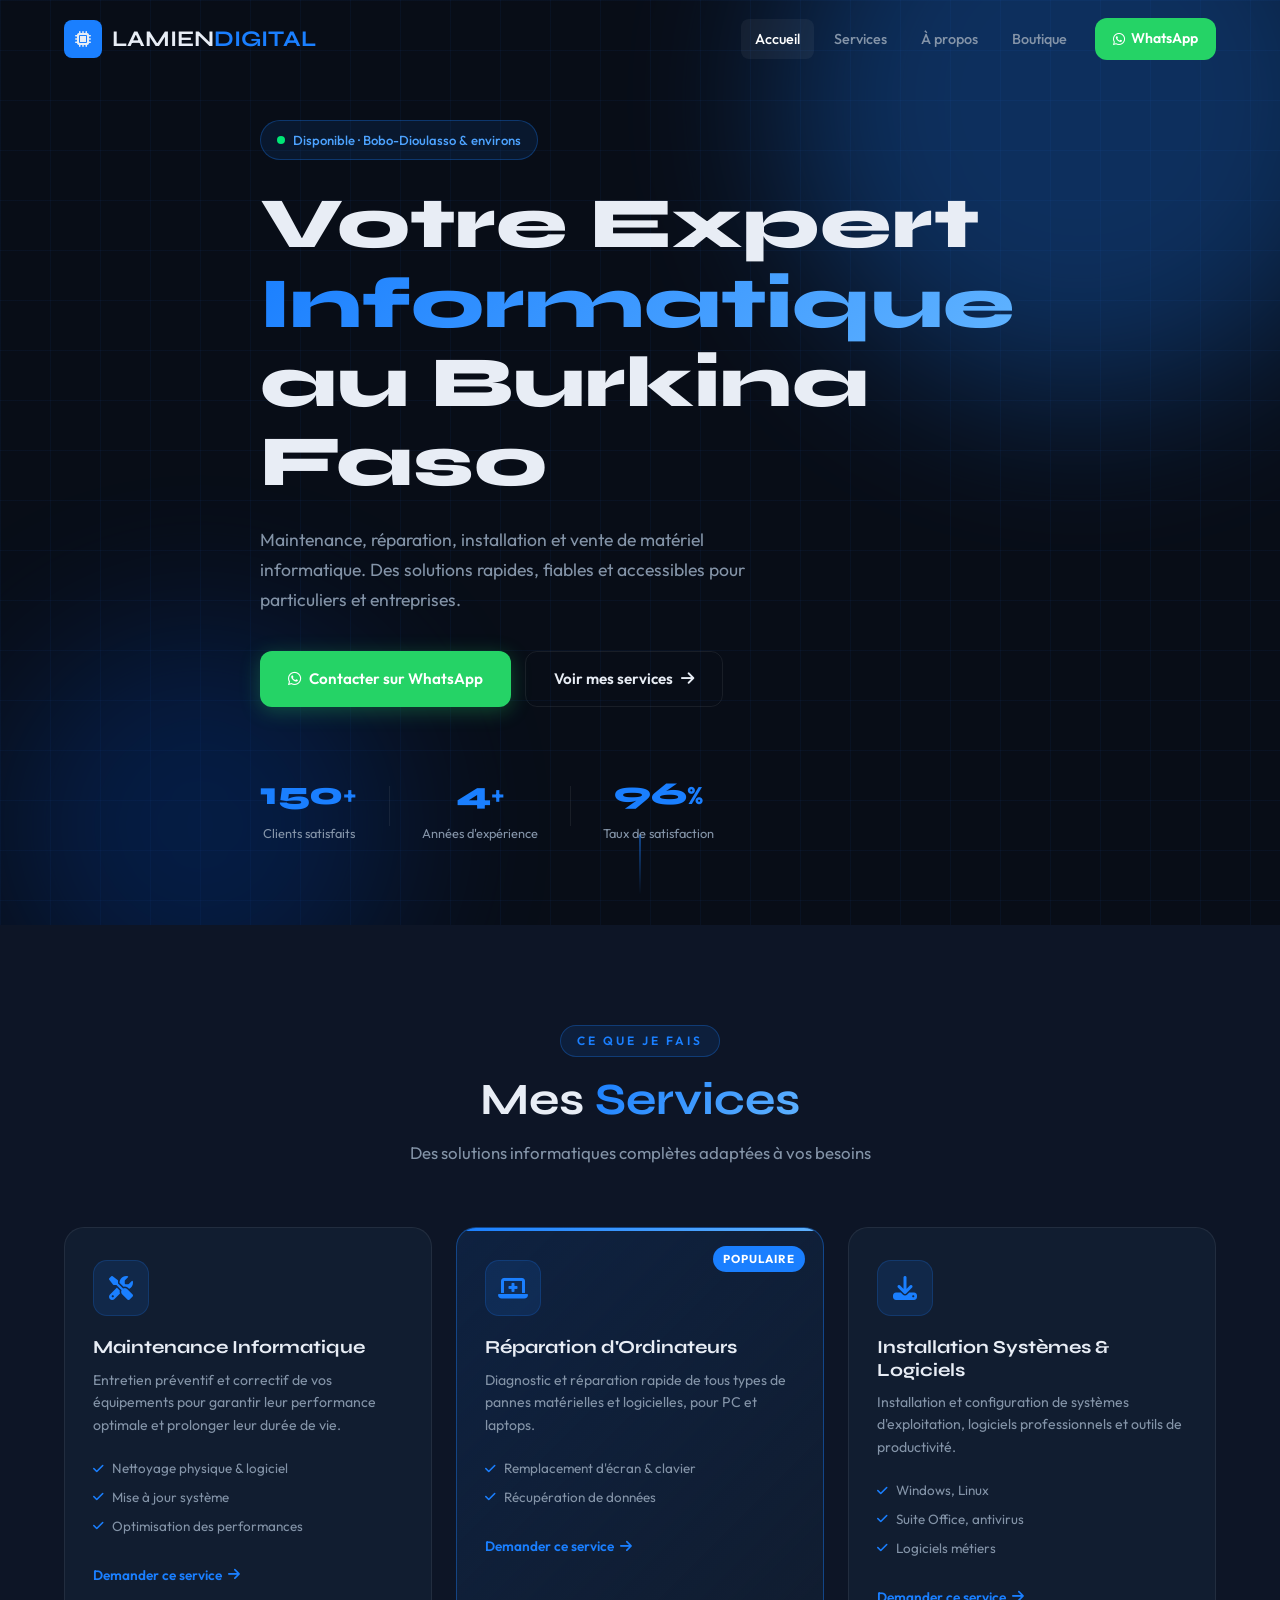
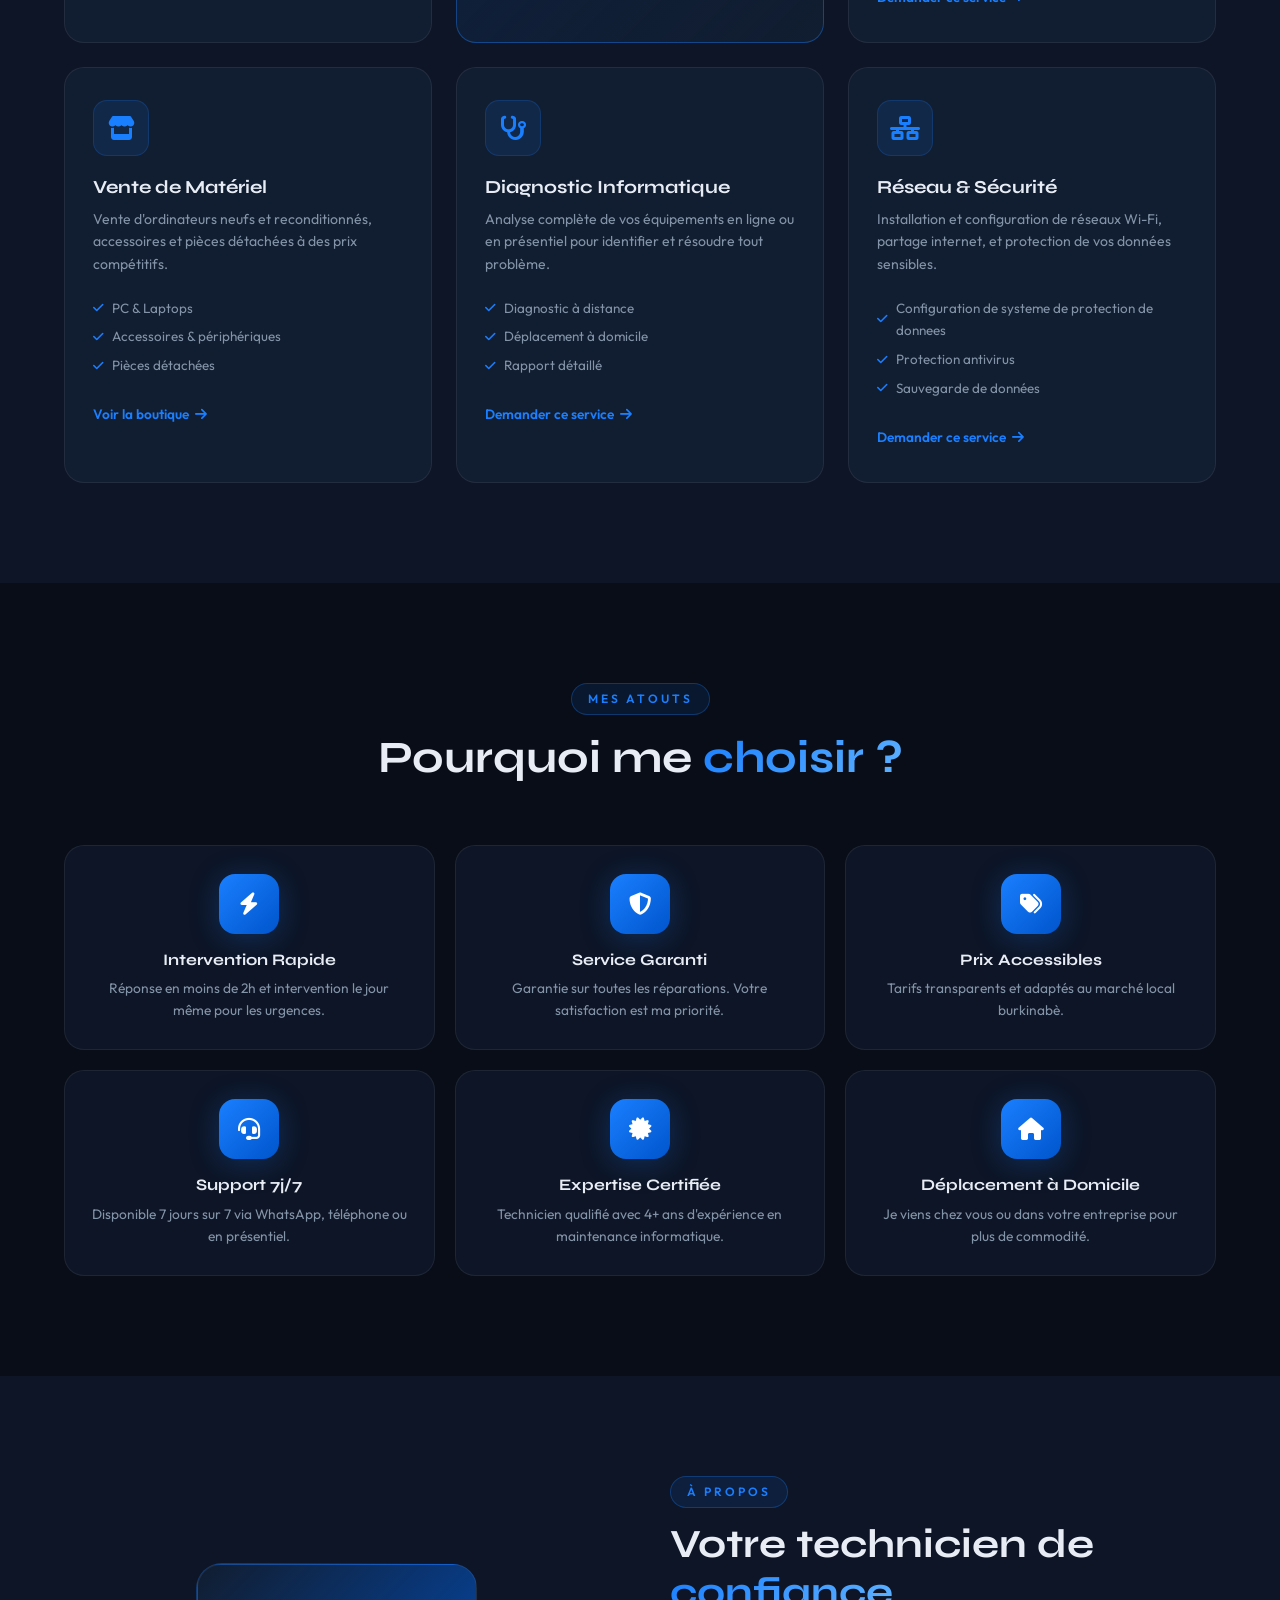
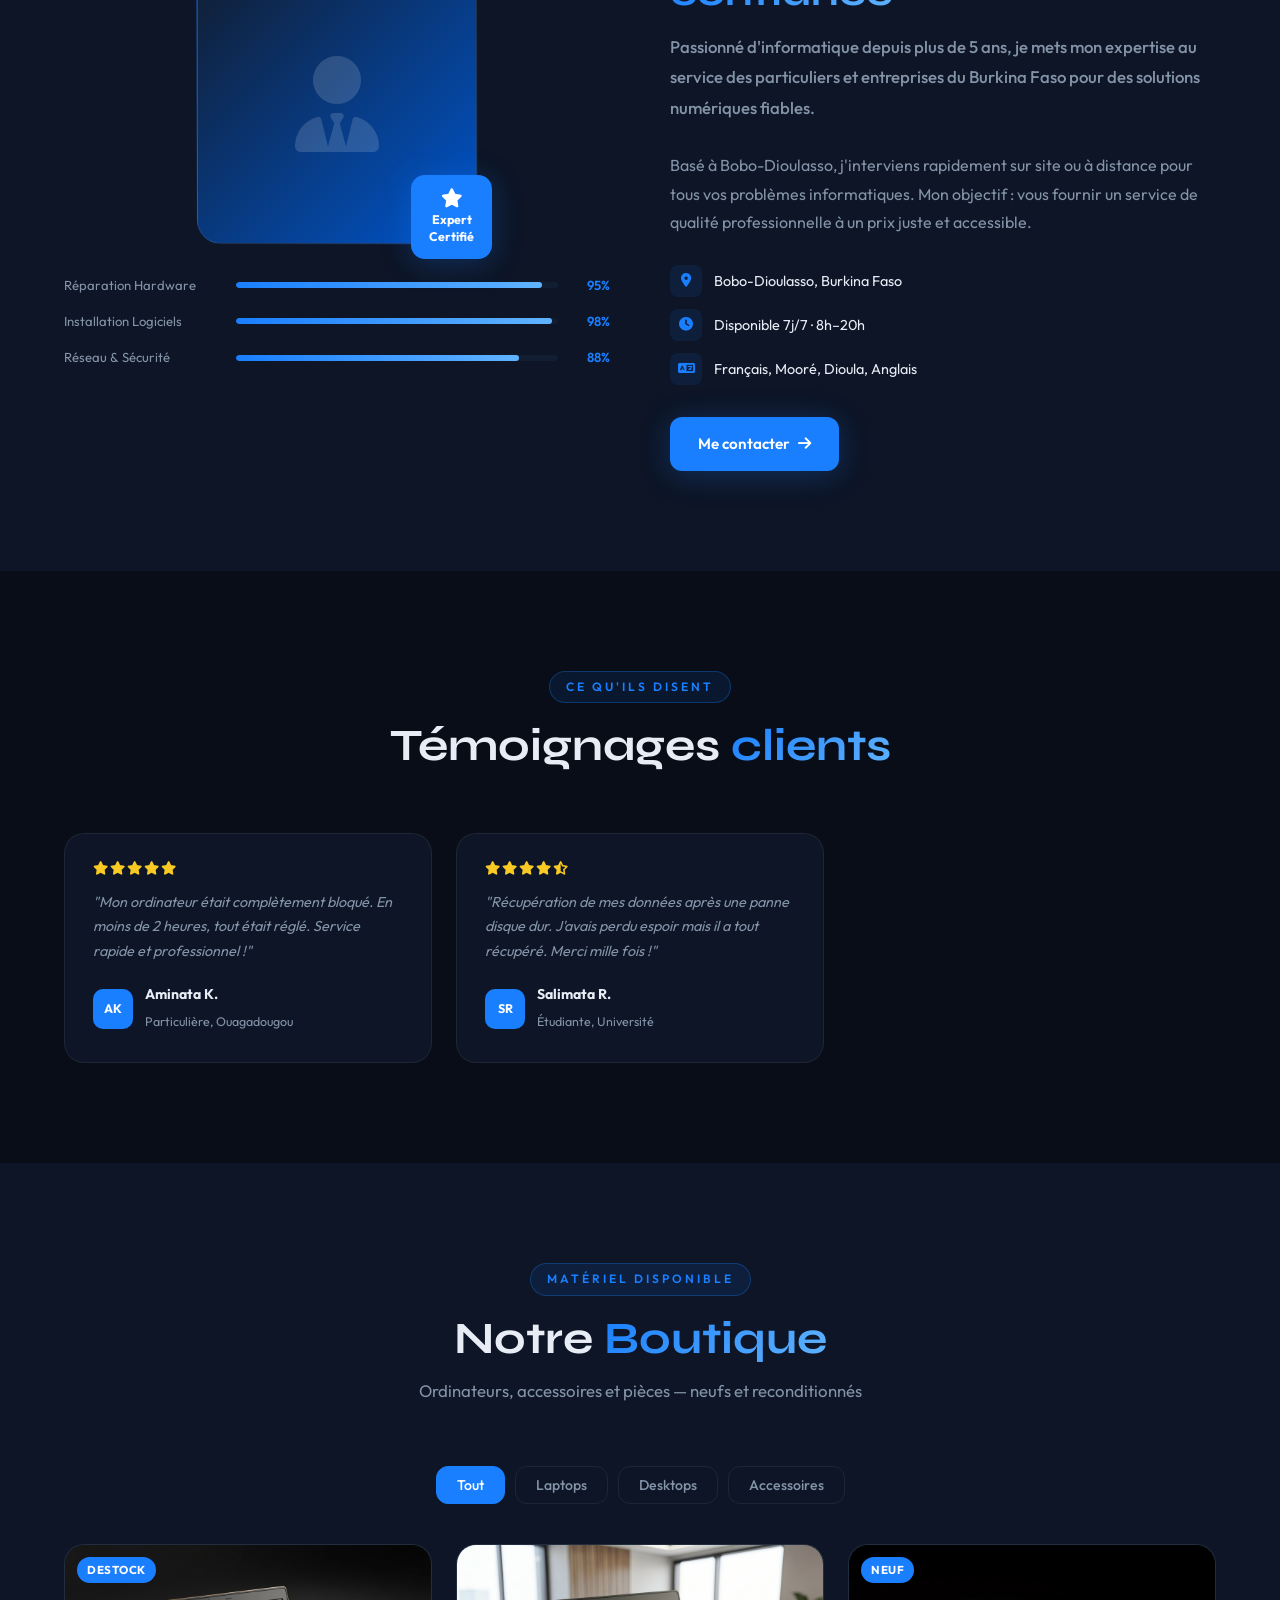
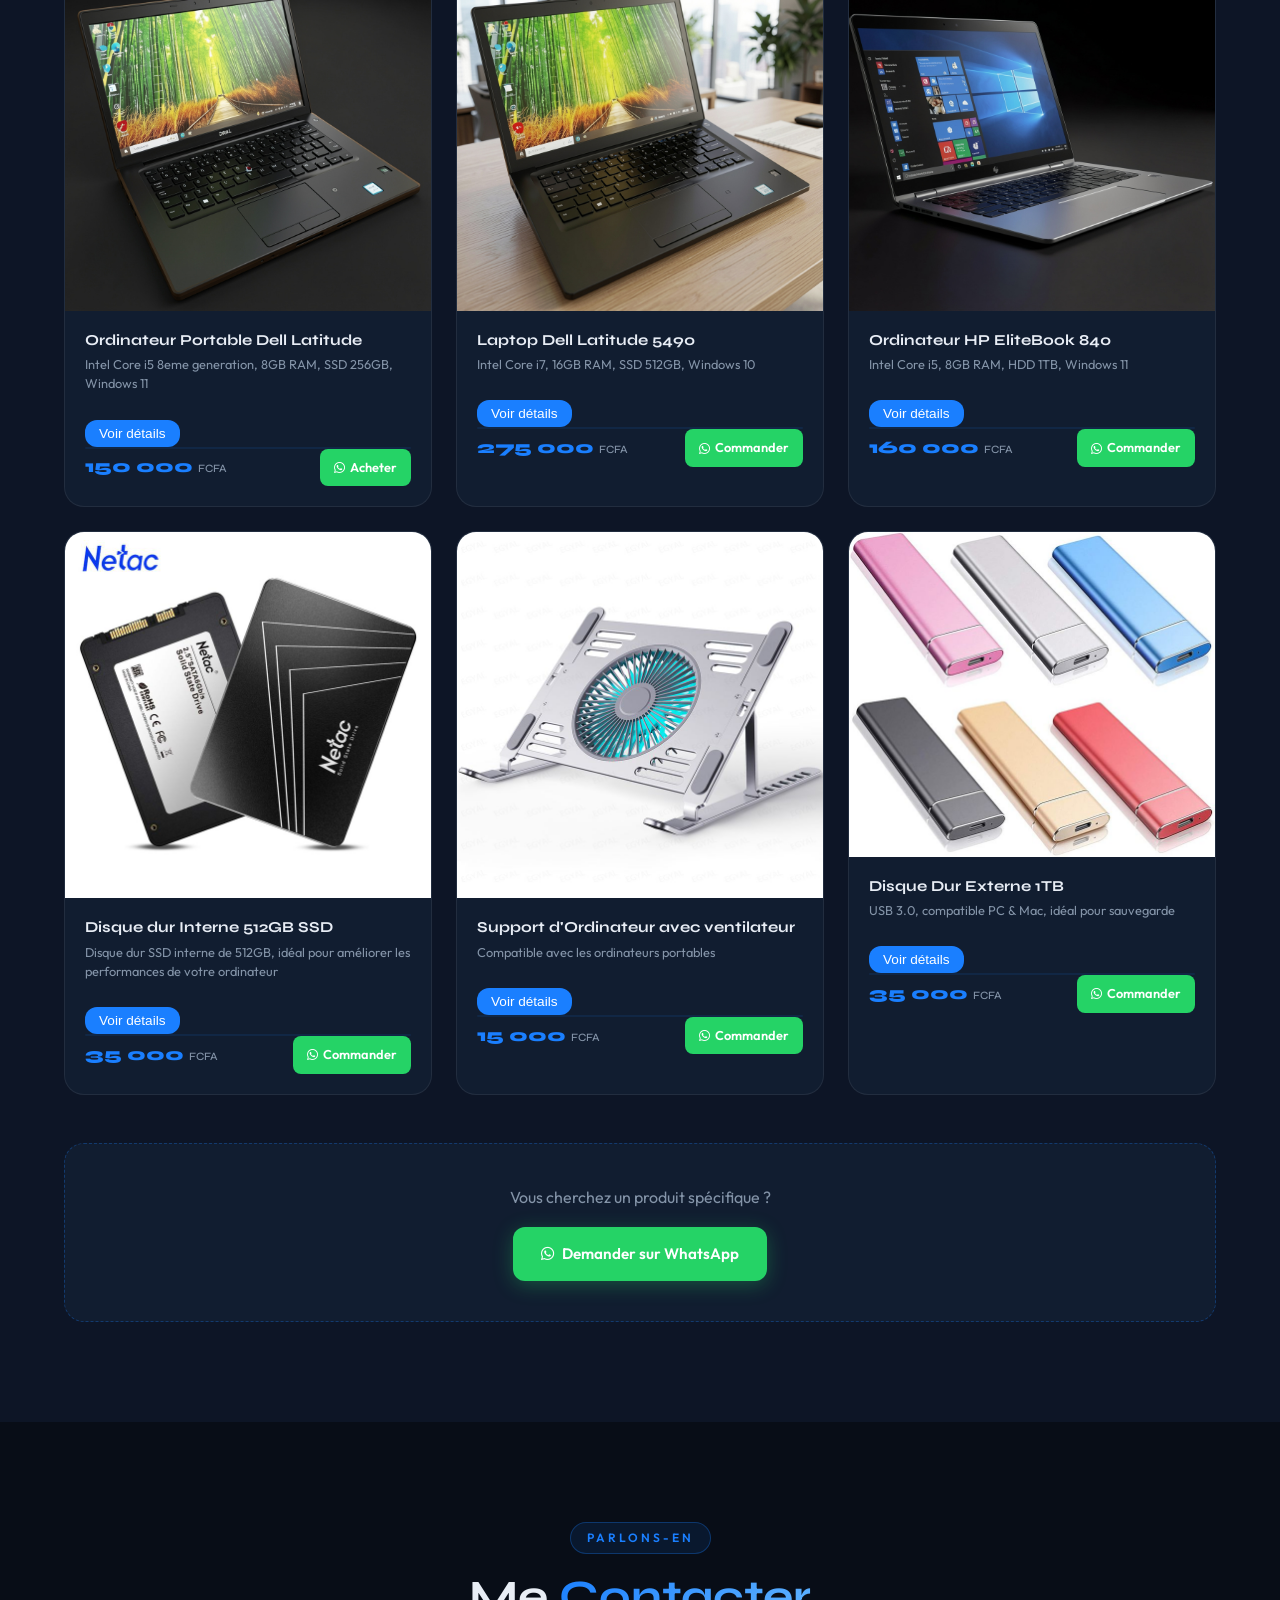
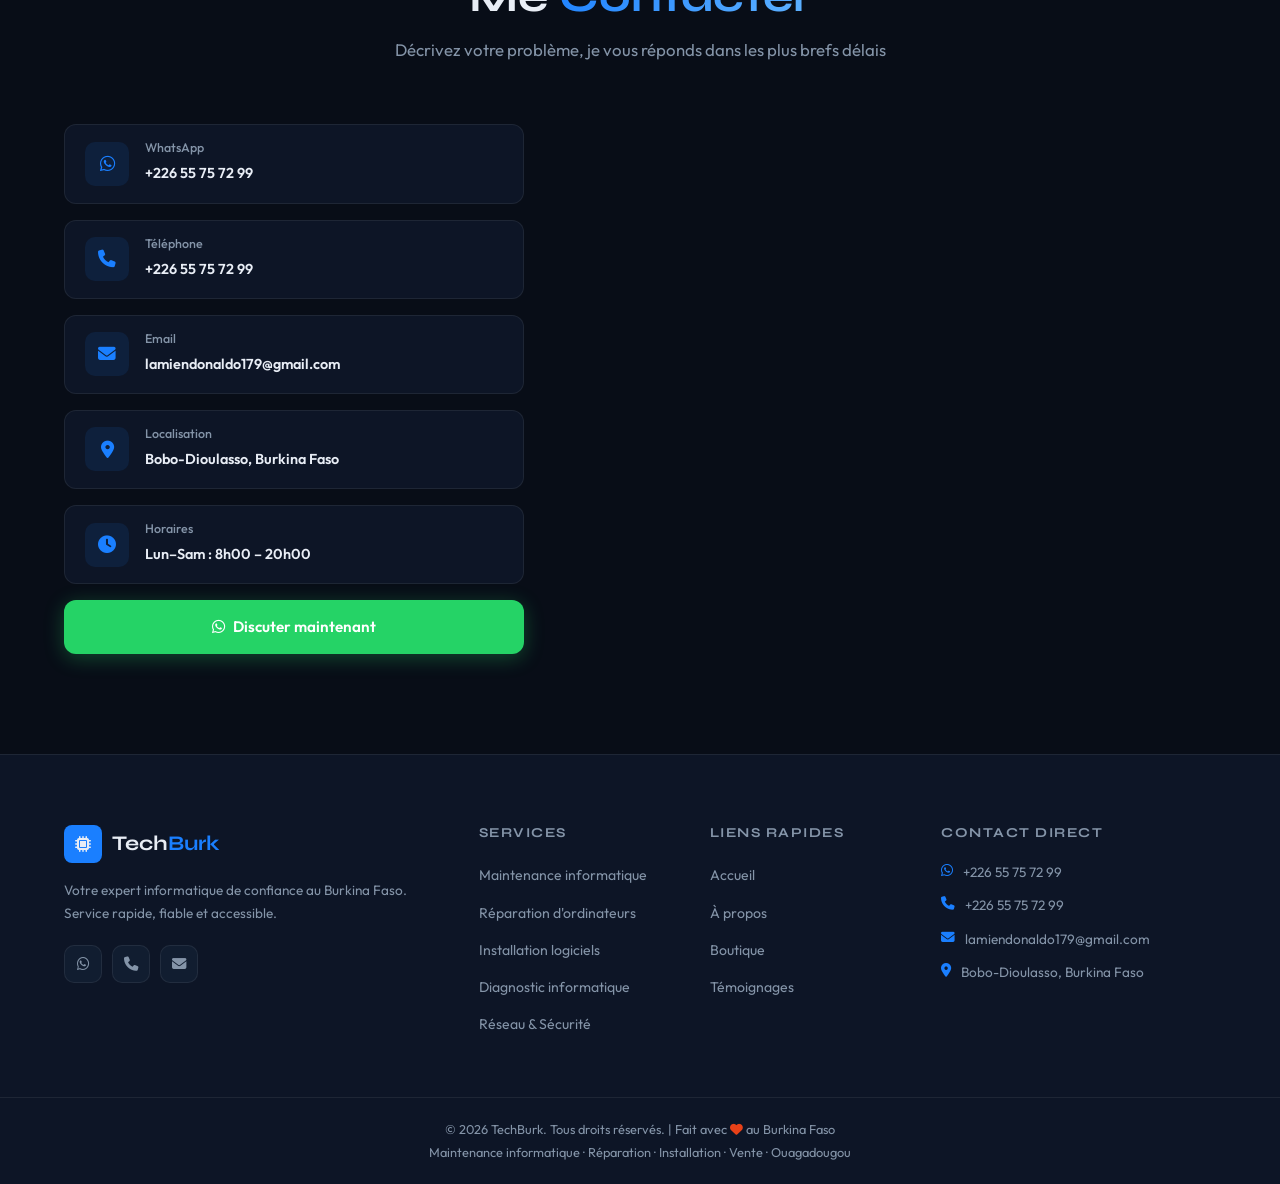
<file: index.html>
<!DOCTYPE html>
<html lang="fr">
<head>
  <meta charset="UTF-8" />
  <meta name="viewport" content="width=device-width, initial-scale=1.0" />

  <!-- SEO META TAGS -->
  <title>TechBurk | Maintenance & Réparation Informatique au Burkina Faso</title>
  <meta name="description" content="Expert en maintenance informatique, réparation d'ordinateurs, installation logiciels et vente de matériel informatique à Ouagadougou, Burkina Faso." />
  <meta name="keywords" content="réparation ordinateur Burkina Faso, maintenance informatique Ouagadougou, installation logiciel, diagnostic informatique, vente ordinateur Burkina" />
  <meta name="author" content="TechBurk" />
  <meta name="robots" content="index, follow" />

  <!-- Open Graph -->
  <meta property="og:title" content="TechBurk | Expert Informatique Burkina Faso" />
  <meta property="og:description" content="Maintenance, réparation, installation et vente de matériel informatique au Burkina Faso." />
  <meta property="og:type" content="website" />
  <meta property="og:url" content="https://techburk.bf" />

  <!-- Favicon -->
  <link rel="icon" href="data:image/svg+xml,<svg xmlns='http://www.w3.org/2000/svg' viewBox='0 0 100 100'><text y='.9em' font-size='90'>💻</text></svg>" />

  <!-- Google Fonts -->
  <link rel="preconnect" href="https://fonts.googleapis.com" />
  <link rel="preconnect" href="https://fonts.gstatic.com" crossorigin />
  <link href="https://fonts.googleapis.com/css2?family=Syne:wght@400;600;700;800&family=Outfit:wght@300;400;500;600&display=swap" rel="stylesheet" />

  <!-- Font Awesome Icons -->
  <link rel="stylesheet" href="https://cdnjs.cloudflare.com/ajax/libs/font-awesome/6.5.0/css/all.min.css" />

  <!-- Main Stylesheet -->
  <link rel="stylesheet" href="css/style.css" />
</head>
<body>

  <!-- ===================== LOADER ===================== -->
  <div id="loader">
    <div class="loader-inner">
      <span class="loader-icon"><i class="fas fa-laptop-code"></i></span>
      <div class="loader-bar"><span></span></div>
    </div>
  </div>

  <!-- ===================== NAVBAR ===================== -->
  <header id="navbar">
    <div class="container nav-container">
      <a href="#accueil" class="logo">
        <span class="logo-icon"><i class="fas fa-microchip"></i></span>
        <span>LAMIEN<strong>DIGITAL</strong></span>
      </a>

      <nav class="nav-links" id="navLinks">
        <a href="#accueil" class="nav-link active">Accueil</a>
        <a href="#services" class="nav-link">Services</a>
        <a href="#apropos" class="nav-link">À propos</a>
        <a href="#boutique" class="nav-link">Boutique</a>
        <a href="https://wa.me/22655757299?text=Bonjour%2C%20j%27ai%20besoin%20d%27aide%20informatique" target="_blank" class="btn-nav-whatsapp">
          <i class="fab fa-whatsapp"></i> WhatsApp
        </a>
      </nav>

      <button class="burger" id="burger" aria-label="Menu">
        <span></span><span></span><span></span>
      </button>
    </div>
  </header>

  <!-- ===================== HERO ===================== -->
  <section id="accueil" class="hero">
    <div class="hero-bg">
      <div class="grid-overlay"></div>
      <div class="glow glow-1"></div>
      <div class="glow glow-2"></div>
    </div>
    <div class="container hero-content">
      <div class="hero-badge">
        <span class="pulse-dot"></span> Disponible · Bobo-Dioulasso & environs
      </div>
      <h1 class="hero-title">
        Votre Expert<br />
        <span class="gradient-text">Informatique</span><br />
        au Burkina Faso
      </h1>
      <p class="hero-sub">
        Maintenance, réparation, installation et vente de matériel informatique.
        Des solutions rapides, fiables et accessibles pour particuliers et entreprises.
      </p>
      <div class="hero-cta">
        <a href="https://wa.me/22655757299?text=Bonjour%2C%20j%27ai%20besoin%20d%27aide%20informatique" target="_blank" class="btn btn-whatsapp">
          <i class="fab fa-whatsapp"></i> Contacter sur WhatsApp
        </a>
        <a href="#services" class="btn btn-outline">
          Voir mes services <i class="fas fa-arrow-right"></i>
        </a>
      </div>
      <div class="hero-stats">
        <div class="stat" data-count="150">
          <span class="stat-num">0</span><span>+</span>
          <p>Clients satisfaits</p>
        </div>
        <div class="stat-divider"></div>
        <div class="stat" data-count="4">
          <span class="stat-num">0</span><span>+</span>
          <p>Années d'expérience</p>
        </div>
        <div class="stat-divider"></div>
        <div class="stat" data-count="96">
          <span class="stat-num">0</span><span>%</span>
          <p>Taux de satisfaction</p>
        </div>
      </div>
    </div>
    <div class="hero-scroll-hint">
      <span></span>
    </div>
  </section>

  <!-- ===================== SERVICES ===================== -->
  <section id="services" class="section services">
    <div class="container">
      <div class="section-header" data-aos>
        <span class="section-tag">Ce que je fais</span>
        <h2>Mes <span class="gradient-text">Services</span></h2>
        <p>Des solutions informatiques complètes adaptées à vos besoins</p>
      </div>

      <div class="services-grid">

        <div class="service-card" data-aos data-delay="100">
          <div class="service-icon-wrap">
            <i class="fas fa-tools"></i>
          </div>
          <h3>Maintenance Informatique</h3>
          <p>Entretien préventif et correctif de vos équipements pour garantir leur performance optimale et prolonger leur durée de vie.</p>
          <ul class="service-list">
            <li><i class="fas fa-check"></i> Nettoyage physique & logiciel</li>
            <li><i class="fas fa-check"></i> Mise à jour système</li>
            <li><i class="fas fa-check"></i> Optimisation des performances</li>
          </ul>
          <a href="#contact" class="service-link">Demander ce service <i class="fas fa-arrow-right"></i></a>
        </div>

        <div class="service-card featured" data-aos data-delay="200">
          <div class="featured-badge">Populaire</div>
          <div class="service-icon-wrap">
            <i class="fas fa-laptop-medical"></i>
          </div>
          <h3>Réparation d'Ordinateurs</h3>
          <p>Diagnostic et réparation rapide de tous types de pannes matérielles et logicielles, pour PC et laptops.</p>
          <ul class="service-list">
            <li><i class="fas fa-check"></i> Remplacement d'écran & clavier</li>
            <li><i class="fas fa-check"></i> Récupération de données</li>
          </ul>
          <a href="#contact" class="service-link">Demander ce service <i class="fas fa-arrow-right"></i></a>
        </div>

        <div class="service-card" data-aos data-delay="300">
          <div class="service-icon-wrap">
            <i class="fas fa-download"></i>
          </div>
          <h3>Installation Systèmes & Logiciels</h3>
          <p>Installation et configuration de systèmes d'exploitation, logiciels professionnels et outils de productivité.</p>
          <ul class="service-list">
            <li><i class="fas fa-check"></i> Windows, Linux</li>
            <li><i class="fas fa-check"></i> Suite Office, antivirus</li>
            <li><i class="fas fa-check"></i> Logiciels métiers</li>
          </ul>
          <a href="#contact" class="service-link">Demander ce service <i class="fas fa-arrow-right"></i></a>
        </div>

        <div class="service-card" data-aos data-delay="100">
          <div class="service-icon-wrap">
            <i class="fas fa-store"></i>
          </div>
          <h3>Vente de Matériel</h3>
          <p>Vente d'ordinateurs neufs et reconditionnés, accessoires et pièces détachées à des prix compétitifs.</p>
          <ul class="service-list">
            <li><i class="fas fa-check"></i> PC & Laptops</li>
            <li><i class="fas fa-check"></i> Accessoires & périphériques</li>
            <li><i class="fas fa-check"></i> Pièces détachées</li>
          </ul>
          <a href="#boutique" class="service-link">Voir la boutique <i class="fas fa-arrow-right"></i></a>
        </div>

        <div class="service-card" data-aos data-delay="200">
          <div class="service-icon-wrap">
            <i class="fas fa-stethoscope"></i>
          </div>
          <h3>Diagnostic Informatique</h3>
          <p>Analyse complète de vos équipements en ligne ou en présentiel pour identifier et résoudre tout problème.</p>
          <ul class="service-list">
            <li><i class="fas fa-check"></i> Diagnostic à distance</li>
            <li><i class="fas fa-check"></i> Déplacement à domicile</li>
            <li><i class="fas fa-check"></i> Rapport détaillé</li>
          </ul>
          <a href="#contact" class="service-link">Demander ce service <i class="fas fa-arrow-right"></i></a>
        </div>

        <div class="service-card" data-aos data-delay="300">
          <div class="service-icon-wrap">
            <i class="fas fa-network-wired"></i>
          </div>
          <h3>Réseau & Sécurité</h3>
          <p>Installation et configuration de réseaux Wi-Fi, partage internet, et protection de vos données sensibles.</p>
          <ul class="service-list">
            <li><i class="fas fa-check"></i> Configuration de systeme de protection de donnees</li>
            <li><i class="fas fa-check"></i> Protection antivirus</li>
            <li><i class="fas fa-check"></i> Sauvegarde de données</li>
          </ul>
          <a href="#contact" class="service-link">Demander ce service <i class="fas fa-arrow-right"></i></a>
        </div>

      </div>
    </div>
  </section>

  <!-- ===================== POURQUOI ME CHOISIR ===================== -->
  <section id="pourquoi" class="section why-us">
    <div class="container">
      <div class="section-header" data-aos>
        <span class="section-tag">Mes atouts</span>
        <h2>Pourquoi me <span class="gradient-text">choisir ?</span></h2>
      </div>
      <div class="why-grid">
        <div class="why-card" data-aos data-delay="100">
          <div class="why-icon"><i class="fas fa-bolt"></i></div>
          <h4>Intervention Rapide</h4>
          <p>Réponse en moins de 2h et intervention le jour même pour les urgences.</p>
        </div>
        <div class="why-card" data-aos data-delay="150">
          <div class="why-icon"><i class="fas fa-shield-alt"></i></div>
          <h4>Service Garanti</h4>
          <p>Garantie sur toutes les réparations. Votre satisfaction est ma priorité.</p>
        </div>
        <div class="why-card" data-aos data-delay="200">
          <div class="why-icon"><i class="fas fa-tags"></i></div>
          <h4>Prix Accessibles</h4>
          <p>Tarifs transparents et adaptés au marché local burkinabè.</p>
        </div>
        <div class="why-card" data-aos data-delay="250">
          <div class="why-icon"><i class="fas fa-headset"></i></div>
          <h4>Support 7j/7</h4>
          <p>Disponible 7 jours sur 7 via WhatsApp, téléphone ou en présentiel.</p>
        </div>
        <div class="why-card" data-aos data-delay="300">
          <div class="why-icon"><i class="fas fa-certificate"></i></div>
          <h4>Expertise Certifiée</h4>
          <p>Technicien qualifié avec 4+ ans d'expérience en maintenance informatique.</p>
        </div>
        <div class="why-card" data-aos data-delay="350">
          <div class="why-icon"><i class="fas fa-home"></i></div>
          <h4>Déplacement à Domicile</h4>
          <p>Je viens chez vous ou dans votre entreprise pour plus de commodité.</p>
        </div>
      </div>
    </div>
  </section>

  <!-- ===================== À PROPOS ===================== -->
  <section id="apropos" class="section about">
    <div class="container about-container">
      <div class="about-visual" data-aos>
        <div class="about-img-wrap">
          <div class="about-img-placeholder">
            <i class="fas fa-user-tie"></i>
          </div>
          <div class="about-badge-float">
            <i class="fas fa-star"></i>
            <span>Expert<br/>Certifié</span>
          </div>
        </div>
        <div class="about-skills">
          <div class="skill-bar-item">
            <span>Réparation Hardware</span>
            <div class="skill-bar"><div class="skill-fill" data-width="95"></div></div>
            <span>95%</span>
          </div>
          <div class="skill-bar-item">
            <span>Installation Logiciels</span>
            <div class="skill-bar"><div class="skill-fill" data-width="98"></div></div>
            <span>98%</span>
          </div>
          <div class="skill-bar-item">
            <span>Réseau & Sécurité</span>
            <div class="skill-bar"><div class="skill-fill" data-width="88"></div></div>
            <span>88%</span>
          </div>
        </div>
      </div>

      <div class="about-content" data-aos data-delay="200">
        <span class="section-tag">À propos</span>
        <h2>Votre technicien de<br/><span class="gradient-text">confiance</span></h2>
        <p class="about-lead">
          Passionné d'informatique depuis plus de 5 ans, je mets mon expertise au service
          des particuliers et entreprises du Burkina Faso pour des solutions numériques fiables.
        </p>
        <p>
          Basé à Bobo-Dioulasso, j'interviens rapidement sur site ou à distance pour tous vos
          problèmes informatiques. Mon objectif : vous fournir un service de qualité professionnelle
          à un prix juste et accessible.
        </p>
        <div class="about-highlights">
          <div class="highlight">
            <i class="fas fa-map-marker-alt"></i>
            <span>Bobo-Dioulasso, Burkina Faso</span>
          </div>
          <div class="highlight">
            <i class="fas fa-clock"></i>
            <span>Disponible 7j/7 · 8h–20h</span>
          </div>
          <div class="highlight">
            <i class="fas fa-language"></i>
            <span>Français, Mooré, Dioula, Anglais</span>
          </div>
        </div>
        <a href="#contact" class="btn btn-primary">Me contacter <i class="fas fa-arrow-right"></i></a>
      </div>
    </div>
  </section>

  <!-- ===================== TÉMOIGNAGES ===================== -->
  <section id="temoignages" class="section testimonials">
    <div class="container">
      <div class="section-header" data-aos>
        <span class="section-tag">Ce qu'ils disent</span>
        <h2>Témoignages <span class="gradient-text">clients</span></h2>
      </div>
      <div class="testi-grid">

        <div class="testi-card" data-aos data-delay="100">
          <div class="testi-stars">
            <i class="fas fa-star"></i><i class="fas fa-star"></i><i class="fas fa-star"></i>
            <i class="fas fa-star"></i><i class="fas fa-star"></i>
          </div>
          <p>"Mon ordinateur était complètement bloqué. En moins de 2 heures, tout était réglé. Service rapide et professionnel !"</p>
          <div class="testi-author">
            <div class="testi-avatar">AK</div>
            <div>
              <strong>Aminata K.</strong>
              <span>Particulière, Ouagadougou</span>
            </div>
          </div>
        </div>

        <div class="testi-card" data-aos data-delay="300">
          <div class="testi-stars">
            <i class="fas fa-star"></i><i class="fas fa-star"></i><i class="fas fa-star"></i>
            <i class="fas fa-star"></i><i class="fas fa-star-half-alt"></i>
          </div>
          <p>"Récupération de mes données après une panne disque dur. J'avais perdu espoir mais il a tout récupéré. Merci mille fois !"</p>
          <div class="testi-author">
            <div class="testi-avatar">SR</div>
            <div>
              <strong>Salimata R.</strong>
              <span>Étudiante, Université</span>
            </div>
          </div>
        </div>

      </div>
    </div>
  </section>

  <!-- ===================== BOUTIQUE ===================== -->
  <section id="boutique" class="section shop">
    <div class="container">
      <div class="section-header" data-aos>
        <span class="section-tag">Matériel disponible</span>
        <h2>Notre <span class="gradient-text">Boutique</span></h2>
        <p>Ordinateurs, accessoires et pièces — neufs et reconditionnés</p>
      </div>

      <div class="shop-filters" data-aos>
        <button class="filter-btn active" data-filter="all">Tout</button>
        <button class="filter-btn" data-filter="laptop">Laptops</button>
        <button class="filter-btn" data-filter="desktop">Desktops</button>
        <button class="filter-btn" data-filter="accessoire">Accessoires</button>
      </div>

      <div class="shop-grid">

        <div class="product-card" data-category="laptop" data-aos data-delay="100">
          <img src="Dell.png" alt="Dell Latitude">
            <span class="product-badge new">Destock</span>
          <div class="product-info">
            <h4>Ordinateur Portable Dell Latitude</h4>
            <p>Intel Core i5 8eme generation, 8GB RAM, SSD 256GB, Windows 11</p>
            <button class="btn-details">Voir détails</button>
            <div class="product-details">
              <ul>
                <li>Processeur : Intel Core i5 8e génération</li>
                <li>RAM : 8GB DDR4</li>
                <li>Stockage : SSD 256GB</li>
                <li>Écran : 14 pouces HD</li>
                <li>Système : Windows 11</li>
                <li>Batterie : 4-5h d'autonomie</li>
              </ul>
            </div>
            <div class="product-footer">
              <span class="price">150 000 <small>FCFA</small></span>
              <a href="https://wa.me/22655757299?text=Bonjour%2C%20je%20suis%20intéressé%20par%20le%20Dell%20Latitude" target="_blank" class="btn-buy">
                <i class="fab fa-whatsapp"></i> Acheter
              </a>
            </div>
          </div>
        </div>

        <div class="product-card" data-category="laptop" data-aos data-delay="150">
            <img src="Dell Lattitude.png" alt="Dell Latitude 5490">
          <div class="product-info">
            <h4>Laptop Dell Latitude 5490</h4>
            <p>Intel Core i7, 16GB RAM, SSD 512GB, Windows 10</p>
            <button class="btn-details">Voir détails</button>
            <div class="product-details">
              <ul>
                <li>Processeur : Intel Core i7 7e génération</li>
                <li>RAM : 16GB DDR4</li>
                <li>Stockage : SSD 512GB</li>
                <li>Écran : 14 pouces Full HD</li>
                <li>Système : Windows 10 Pro</li>
                <li>Batterie : 6-7h d'autonomie</li>
              </ul>
            </div>
            <div class="product-footer">
              <span class="price">275 000 <small>FCFA</small></span>
              <a href="https://wa.me/22655757299?text=Bonjour%2C%20je%20suis%20intéressé%20par%20le%20Dell%20Latitude%205490" target="_blank" class="btn-buy">
                <i class="fab fa-whatsapp"></i> Commander
              </a>
            </div>
          </div>
        </div>

<div class="product-card" data-category="desktop" data-aos data-delay="200">
  <img src="HP EliteBook.png" alt="HP EliteBook 840">
  <span class="product-badge new">Neuf</span>

  <div class="product-info">
    <h4>Ordinateur HP EliteBook 840</h4>
    <p>Intel Core i5, 8GB RAM, HDD 1TB, Windows 11</p>

    <!-- Bouton détail -->
    <button class="btn-details">Voir détails</button>

    <!-- Section cachée -->
    <div class="product-details">
      <ul>
        <li>Processeur : Intel Core i5</li>
        <li>RAM : 8GB</li>
        <li>Stockage : 1TB HDD</li>
        <li>Système : Windows 11</li>
        <li>Autonomie : 5h</li>
      </ul>
    </div>

    <div class="product-footer">
      <span class="price">160 000 <small>FCFA</small></span>
      <a href="https://wa.me/22655757299?text=Bonjour%2C%20je%20suis%20intéressé%20par%20le%20PC%20HP%20EliteBook%20840" target="_blank" class="btn-buy">
        <i class="fab fa-whatsapp"></i> Commander
      </a>
    </div>
  </div>
</div>

        <div class="product-card" data-category="accessoire" data-aos data-delay="250">
            <img src="Disque dur.jpg" alt="">
          <div class="product-info">
            <h4>Disque dur Interne 512GB SSD</h4>
            <p>Disque dur SSD interne de 512GB, idéal pour améliorer les performances de votre ordinateur</p>
            <button class="btn-details">Voir détails</button>
            <div class="product-details">
              <ul>
                <li>Capacité : 512GB</li>
                <li>Type : SSD M.2 NVMe</li>
                <li>Vitesse : jusqu'à 3500 MB/s</li>
                <li>Interface : PCIe 3.0</li>
                <li>Garantie : 3 ans</li>
                <li>Compatible : Tous les ordinateurs récents</li>
              </ul>
            </div>
            <div class="product-footer">
              <span class="price">35 000 <small>FCFA</small></span>
              <a href="https://wa.me/22655757299?text=Bonjour%2C%20je%20suis%20intéressé%20par%20le%20Disque%20Dur%20Interne" target="_blank" class="btn-buy">
                <i class="fab fa-whatsapp"></i> Commander
              </a>
            </div>
          </div>
        </div>

        <div class="product-card" data-category="accessoire" data-aos data-delay="300">
          <img src="Support d'ordinateur portable avec ventilateur de refroidissement, support en alliage d'aluminium.jpg" alt="">
          <div class="product-info">
            <h4>Support d'Ordinateur avec ventilateur</h4>
            <p>Compatible avec les ordinateurs portables</p>
            <button class="btn-details">Voir détails</button>
            <div class="product-details">
              <ul>
                <li>Convertible, réglable</li>
                <li>Matériau : Aluminium</li>
                <li>Ventilation améliorée</li>
                <li>Support jusqu'à 15kg</li>
              </ul>
            </div>
            <div class="product-footer">
              <span class="price">15 000 <small>FCFA</small></span>
              <a href="https://wa.me/22655757299?text=Bonjour%2C%20je%20suis%20intéressé%20par%20le%20Support%20d'Ordinateur" target="_blank" class="btn-buy">
                <i class="fab fa-whatsapp"></i> Commander
              </a>
            </div>
          </div>
        </div>

        <div class="product-card" data-category="accessoire" data-aos data-delay="350">
          <img src="Disque dur externe.jpg" alt="">
          <div class="product-info">
            <h4>Disque Dur Externe 1TB</h4>
            <p>USB 3.0, compatible PC & Mac, idéal pour sauvegarde</p>
            <button class="btn-details">Voir détails</button>
            <div class="product-details">
              <ul>
                <li>Capacité : 1TB (1000GB)</li>
                <li>Interface : USB 3.0</li>
                <li>Vitesse : jusqu'à 400 MB/s</li>
                <li>Compatible : Windows, Mac, Linux</li>
                <li>Alimentation : USB (aucune batterie)</li>
                <li>Garantie : 2 ans constructeur</li>
              </ul>
            </div>
            <div class="product-footer">
              <span class="price">35 000 <small>FCFA</small></span>
              <a href="https://wa.me/22655757299?text=Bonjour%2C%20je%20suis%20intéressé%20par%20le%20Disque%20Dur%20Externe" target="_blank" class="btn-buy">
                <i class="fab fa-whatsapp"></i> Commander
              </a>
            </div>
          </div>
        </div>

      </div>

      <div class="shop-cta" data-aos>
        <p>Vous cherchez un produit spécifique ?</p>
        <a href="https://wa.me/22655757299?text=Bonjour%2C%20je%20cherche%20un%20produit%20spécifique" target="_blank" class="btn btn-whatsapp">
          <i class="fab fa-whatsapp"></i> Demander sur WhatsApp
        </a>
      </div>
    </div>
  </section>

  <!-- ===================== CONTACT ===================== -->
  <section id="contact" class="section contact">
    <div class="container">
      <div class="section-header" data-aos>
        <span class="section-tag">Parlons-en</span>
        <h2>Me <span class="gradient-text">Contacter</span></h2>
        <p>Décrivez votre problème, je vous réponds dans les plus brefs délais</p>
      </div>

      <div class="contact-layout">
        <!-- Info Cards -->
        <div class="contact-info" data-aos>
          <div class="contact-card">
            <div class="cc-icon"><i class="fab fa-whatsapp"></i></div>
            <div>
              <h4>WhatsApp</h4>
              <a href="https://wa.me/22655757299" target="_blank">+226 55 75 72 99</a>
            </div>
          </div>
          <div class="contact-card">
            <div class="cc-icon"><i class="fas fa-phone"></i></div>
            <div>
              <h4>Téléphone</h4>
              <a href="tel:+22655757299">+226 55 75 72 99</a>
            </div>
          </div>
          <div class="contact-card">
            <div class="cc-icon"><i class="fas fa-envelope"></i></div>
            <div>
              <h4>Email</h4>
              <a href="mailto:lamiendonaldo179@gmail.com">lamiendonaldo179@gmail.com</a>
            </div>
          </div>
          <div class="contact-card">
            <div class="cc-icon"><i class="fas fa-map-marker-alt"></i></div>
            <div>
              <h4>Localisation</h4>
              <span>Bobo-Dioulasso, Burkina Faso</span>
            </div>
          </div>
          <div class="contact-card">
            <div class="cc-icon"><i class="fas fa-clock"></i></div>
            <div>
              <h4>Horaires</h4>
              <span>Lun–Sam : 8h00 – 20h00</span>
            </div>
          </div>

          <a href="https://wa.me/22655757299?text=Bonjour%2C%20j%27ai%20besoin%20d%27aide%20informatique" target="_blank" class="btn btn-whatsapp btn-full">
            <i class="fab fa-whatsapp"></i> Discuter maintenant
          </a>
        </div>
      </div>
    </div>
  </section>

  <!-- ===================== FOOTER ===================== -->
  <footer class="footer">
    <div class="container footer-container">
      <div class="footer-brand">
        <a href="#accueil" class="logo">
          <span class="logo-icon"><i class="fas fa-microchip"></i></span>
          <span>Tech<strong>Burk</strong></span>
        </a>
        <p>Votre expert informatique de confiance au Burkina Faso. Service rapide, fiable et accessible.</p>
        <div class="footer-socials">
          <a href="https://wa.me/22655757299" target="_blank" aria-label="WhatsApp"><i class="fab fa-whatsapp"></i></a>
          <a href="tel:+22655757299" aria-label="Téléphone"><i class="fas fa-phone"></i></a>
          <a href="mailto:lamiendonaldo179@gmail.com" aria-label="Email"><i class="fas fa-envelope"></i></a>
        </div>
      </div>

      <div class="footer-col">
        <h5>Services</h5>
        <ul>
          <li><a href="#services">Maintenance informatique</a></li>
          <li><a href="#services">Réparation d'ordinateurs</a></li>
          <li><a href="#services">Installation logiciels</a></li>
          <li><a href="#services">Diagnostic informatique</a></li>
          <li><a href="#services">Réseau & Sécurité</a></li>
        </ul>
      </div>

      <div class="footer-col">
        <h5>Liens rapides</h5>
        <ul>
          <li><a href="#accueil">Accueil</a></li>
          <li><a href="#apropos">À propos</a></li>
          <li><a href="#boutique">Boutique</a></li>
          <li><a href="#temoignages">Témoignages</a></li>
        </ul>
      </div>

      <div class="footer-col">
        <h5>Contact direct</h5>
        <ul class="footer-contact-list">
          <li><i class="fab fa-whatsapp"></i> +226 55 75 72 99</li>
          <li><i class="fas fa-phone"></i> +226 55 75 72 99</li>
          <li><i class="fas fa-envelope"></i> lamiendonaldo179@gmail.com</li>
          <li><i class="fas fa-map-marker-alt"></i> Bobo-Dioulasso, Burkina Faso</li>
        </ul>
      </div>
    </div>

    <div class="footer-bottom">
      <div class="container">
        <p>© <span id="currentYear"></span> TechBurk. Tous droits réservés. | Fait avec <i class="fas fa-heart" style="color:#e84118"></i> au Burkina Faso</p>
        <p>Maintenance informatique · Réparation · Installation · Vente · Ouagadougou</p>
      </div>
    </div>
  </footer>

  <!-- ===================== WHATSAPP FLOATING BTN ===================== -->
  <a href="https://wa.me/22655757299?text=Bonjour%2C%20j%27ai%20besoin%20d%27aide%20informatique"
     target="_blank" class="whatsapp-float" id="waFloat" aria-label="WhatsApp">
    <i class="fab fa-whatsapp"></i>
    <span class="wa-tooltip">Besoin d'aide ?</span>
  </a>

  <!-- ===================== BACK TO TOP ===================== -->
  <button class="back-to-top" id="backToTop" aria-label="Retour en haut">
    <i class="fas fa-chevron-up"></i>
  </button>

  <!-- Main JS -->
  <script src="js/script.js"></script>
  <script>
function envoyerMail(event) {
    event.preventDefault();

    const nom = document.getElementById("nom").value;
    const service = document.getElementById("service").value;
    const message = document.getElementById("message").value;

    const destinataire = "lamienyerevabe@gmail.com";

    const sujet = `Demande: ${service} - ${nom}`;
    const body = encodeURIComponent(message);

    window.location.href = `mailto:${destinataire}?subject=${encodeURIComponent(sujet)}&body=${body}`;
}
</script>
</body>
</html>
</file>
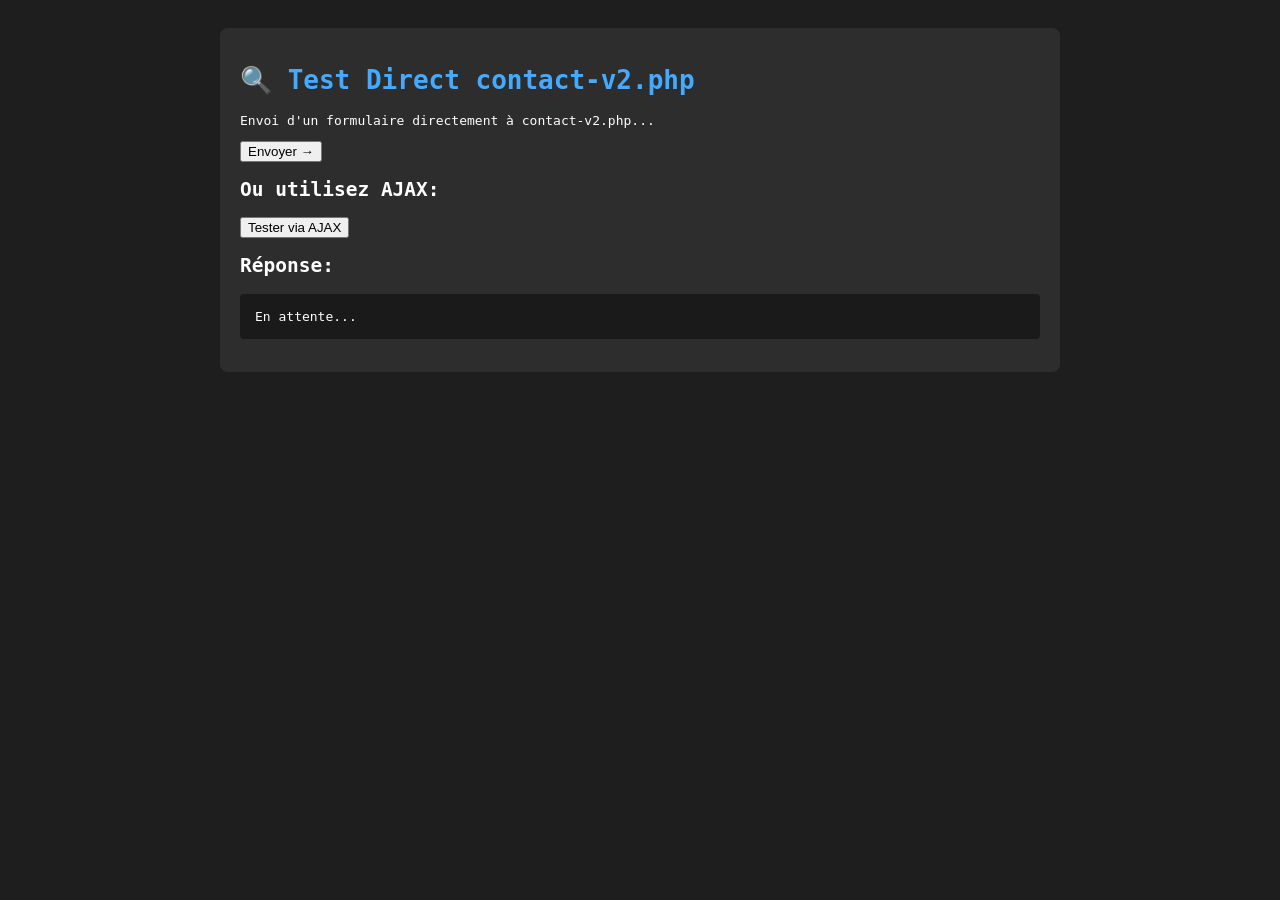
<file: debug-contact-v2.html>
<!DOCTYPE html>
<html lang="fr">
<head>
    <meta charset="UTF-8">
    <title>Debug contact-v2.php</title>
    <style>
        body { font-family: monospace; background: #1e1e1e; color: #fff; padding: 20px; }
        .container { max-width: 800px; margin: 0 auto; background: #2d2d2d; padding: 20px; border-radius: 8px; }
        h1 { color: #4af; }
        pre { background: #1a1a1a; padding: 15px; border-radius: 4px; overflow-x: auto; }
    </style>
</head>
<body>
    <div class="container">
        <h1>🔍 Test Direct contact-v2.php</h1>
        <p>Envoi d'un formulaire directement à contact-v2.php...</p>
        
        <form method="POST" action="php/contact-v2.php" id="testForm">
            <input type="hidden" name="nom" value="Test User">
            <input type="hidden" name="telephone" value="+226 55 75 72 99">
            <input type="hidden" name="email" value="test@example.com">
            <input type="hidden" name="service" value="maintenance">
            <input type="hidden" name="message" value="Ceci est un message de test pour vérifier contact-v2.php">
            <button type="submit">Envoyer →</button>
        </form>

        <h2>Ou utilisez AJAX:</h2>
        <button onclick="testAjax()">Tester via AJAX</button>

        <h2>Réponse:</h2>
        <pre id="response">En attente...</pre>
    </div>

    <script>
        async function testAjax() {
            const formData = new FormData();
            formData.append('nom', 'Test AJAX User');
            formData.append('telephone', '+226 55 75 72 99');
            formData.append('email', 'ajax@test.com');
            formData.append('service', 'reparation');
            formData.append('message', 'Message de test via AJAX pour contact-v2.php');

            try {
                const response = await fetch('./php/contact-v2.php', {
                    method: 'POST',
                    body: formData
                });

                const text = await response.text();
                console.log('Status:', response.status);
                console.log('Content-Type:', response.headers.get('content-type'));
                console.log('Body:', text);

                document.getElementById('response').textContent = 
                    'Status: ' + response.status + '\n' +
                    'Content-Type: ' + response.headers.get('content-type') + '\n' +
                    'Response:\n' + text;

            } catch (err) {
                document.getElementById('response').textContent = 'Erreur: ' + err.message;
            }
        }
    </script>
</body>
</html>
</file>
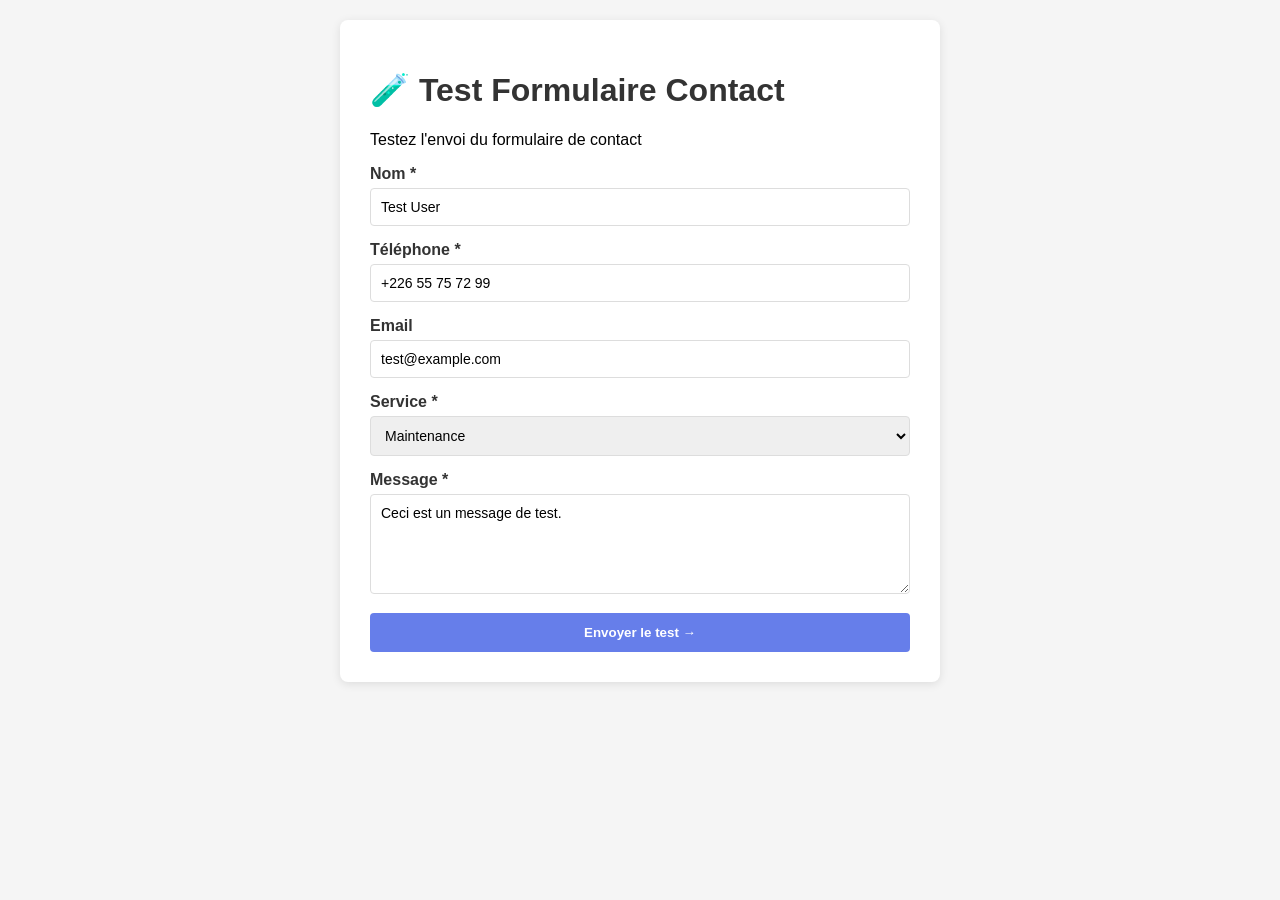
<file: form-test-simple.html>
<!DOCTYPE html>
<html lang="fr">
<head>
    <meta charset="UTF-8">
    <meta name="viewport" content="width=device-width, initial-scale=1.0">
    <title>Test Formulaire Contact Simple</title>
    <style>
        body {
            font-family: Arial, sans-serif;
            background: #f5f5f5;
            padding: 20px;
            max-width: 600px;
            margin: 0 auto;
        }
        .container {
            background: white;
            padding: 30px;
            border-radius: 8px;
            box-shadow: 0 2px 10px rgba(0,0,0,0.1);
        }
        h1 { color: #333; }
        .form-group {
            margin-bottom: 15px;
        }
        label {
            display: block;
            margin-bottom: 5px;
            font-weight: bold;
            color: #333;
        }
        input, textarea, select {
            width: 100%;
            padding: 10px;
            border: 1px solid #ddd;
            border-radius: 4px;
            font-family: Arial, sans-serif;
            font-size: 14px;
            box-sizing: border-box;
        }
        textarea {
            resize: vertical;
            min-height: 100px;
        }
        button {
            background: #667eea;
            color: white;
            padding: 12px 20px;
            border: none;
            border-radius: 4px;
            cursor: pointer;
            font-weight: bold;
            width: 100%;
        }
        button:hover { background: #5568d3; }
        .alert {
            padding: 15px;
            border-radius: 4px;
            margin-top: 15px;
            display: none;
        }
        .alert.success {
            background: #d4edda;
            color: #155724;
            border: 1px solid #c3e6cb;
        }
        .alert.error {
            background: #f8d7da;
            color: #721c24;
            border: 1px solid #f5c6cb;
        }
        .debug {
            background: #f0f0f0;
            padding: 10px;
            margin-top: 20px;
            border-radius: 4px;
            font-family: monospace;
            font-size: 12px;
            max-height: 200px;
            overflow-y: auto;
        }
    </style>
</head>
<body>
    <div class="container">
        <h1>🧪 Test Formulaire Contact</h1>
        <p>Testez l'envoi du formulaire de contact</p>

        <form id="testForm">
            <div class="form-group">
                <label for="nom">Nom *</label>
                <input type="text" id="nom" name="nom" value="Test User" required>
            </div>

            <div class="form-group">
                <label for="telephone">Téléphone *</label>
                <input type="tel" id="telephone" name="telephone" value="+226 55 75 72 99" required>
            </div>

            <div class="form-group">
                <label for="email">Email</label>
                <input type="email" id="email" name="email" value="test@example.com">
            </div>

            <div class="form-group">
                <label for="service">Service *</label>
                <select id="service" name="service" required>
                    <option value="">-- Choisir --</option>
                    <option value="maintenance" selected>Maintenance</option>
                    <option value="reparation">Réparation</option>
                    <option value="installation">Installation</option>
                </select>
            </div>

            <div class="form-group">
                <label for="message">Message *</label>
                <textarea id="message" name="message" required>Ceci est un message de test.</textarea>
            </div>

            <button type="submit">Envoyer le test →</button>
        </form>

        <div id="successAlert" class="alert success"></div>
        <div id="errorAlert" class="alert error"></div>

        <div id="debug" class="debug" style="display: none;">
            <strong>Réponse serveur:</strong>
            <pre id="debugContent"></pre>
        </div>
    </div>

    <script>
        document.getElementById('testForm').addEventListener('submit', async (e) => {
            e.preventDefault();

            const successAlert = document.getElementById('successAlert');
            const errorAlert = document.getElementById('errorAlert');
            const debug = document.getElementById('debug');

            successAlert.style.display = 'none';
            errorAlert.style.display = 'none';
            debug.style.display = 'none';

            try {
                const formData = new FormData(document.getElementById('testForm'));
                
                console.log('Envoi vers form-test.php');
                const response = await fetch('./form-test.php', {
                    method: 'POST',
                    body: formData
                });

                console.log('Status:', response.status);
                const text = await response.text();
                console.log('Réponse brute:', text);

                let result;
                try {
                    result = JSON.parse(text);
                } catch (e) {
                    throw new Error('Réponse non-JSON: ' + text.substring(0, 100));
                }

                if (result.success) {
                    successAlert.innerHTML = '✅ ' + result.message + '<br>ID: ' + result.messageId;
                    successAlert.style.display = 'block';
                    document.getElementById('testForm').reset();
                } else {
                    errorAlert.innerHTML = '❌ ' + result.message + '<br>' + (result.errors ? result.errors.join('<br>') : '');
                    errorAlert.style.display = 'block';
                }

                // Afficher le debug
                debug.style.display = 'block';
                document.getElementById('debugContent').textContent = JSON.stringify(result, null, 2);

            } catch (err) {
                errorAlert.innerHTML = '❌ Erreur: ' + err.message;
                errorAlert.style.display = 'block';
                debug.style.display = 'block';
                document.getElementById('debugContent').textContent = err.message;
            }
        });
    </script>
</body>
</html>
</file>
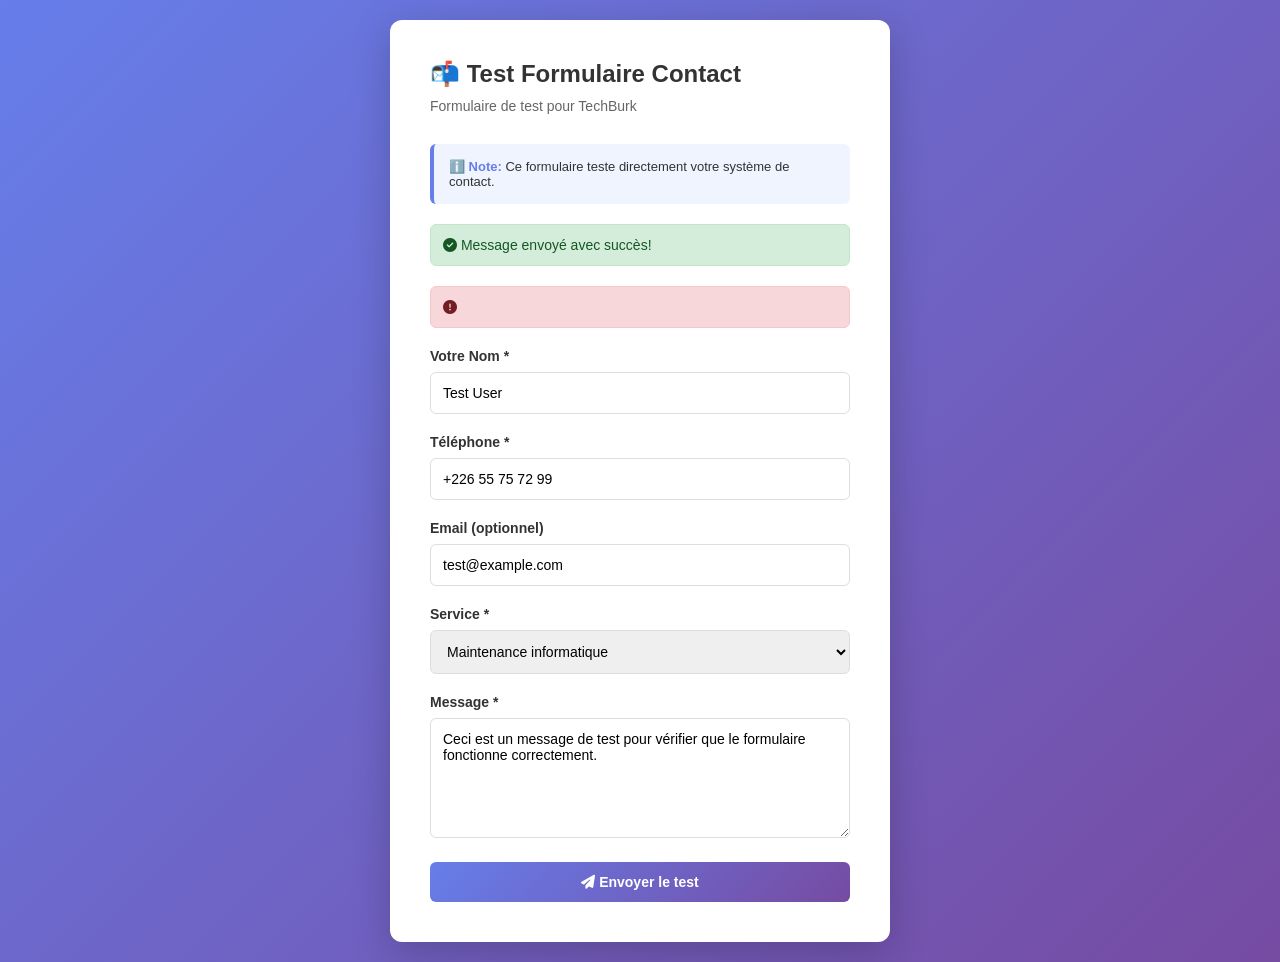
<file: test-contact.html>
<!DOCTYPE html>
<html lang="fr">
<head>
    <meta charset="UTF-8">
    <meta name="viewport" content="width=device-width, initial-scale=1.0">
    <title>Test Formulaire Contact — TechBurk</title>
    <link rel="stylesheet" href="https://cdnjs.cloudflare.com/ajax/libs/font-awesome/6.5.0/css/all.min.css">
    <style>
        * { margin: 0; padding: 0; box-sizing: border-box; }
        body {
            font-family: -apple-system, BlinkMacSystemFont, 'Segoe UI', Roboto, sans-serif;
            background: linear-gradient(135deg, #667eea 0%, #764ba2 100%);
            min-height: 100vh;
            padding: 20px;
            display: flex;
            align-items: center;
            justify-content: center;
        }
        .container { max-width: 500px; width: 100%; }
        .card {
            background: white;
            border-radius: 12px;
            box-shadow: 0 10px 40px rgba(0,0,0,0.2);
            padding: 40px;
        }
        h1 { color: #333; margin-bottom: 10px; font-size: 24px; }
        .subtitle { color: #666; margin-bottom: 30px; font-size: 14px; }
        .form-group { margin-bottom: 20px; }
        label { display: block; margin-bottom: 8px; font-weight: 600; color: #333; font-size: 14px; }
        input, textarea, select {
            width: 100%;
            padding: 12px;
            border: 1px solid #ddd;
            border-radius: 6px;
            font-family: inherit;
            font-size: 14px;
            transition: border-color 0.3s;
        }
        input:focus, textarea:focus, select:focus {
            outline: none;
            border-color: #667eea;
            box-shadow: 0 0 0 3px rgba(102, 126, 234, 0.1);
        }
        textarea { resize: vertical; min-height: 120px; }
        button {
            width: 100%;
            padding: 12px;
            background: linear-gradient(135deg, #667eea 0%, #764ba2 100%);
            color: white;
            border: none;
            border-radius: 6px;
            font-weight: 600;
            cursor: pointer;
            transition: transform 0.2s, box-shadow 0.2s;
            font-size: 14px;
        }
        button:hover { transform: translateY(-2px); box-shadow: 0 5px 20px rgba(102, 126, 234, 0.4); }
        button:active { transform: translateY(0); }
        .alert {
            padding: 12px;
            border-radius: 6px;
            margin-bottom: 20px;
            display: none;
            font-size: 14px;
        }
        .alert.success { background: #d4edda; color: #155724; border: 1px solid #c3e6cb; display: block; }
        .alert.error { background: #f8d7da; color: #721c24; border: 1px solid #f5c6cb; display: block; }
        .loading { display: none; text-align: center; }
        .spinner { display: inline-block; width: 20px; height: 20px; border: 3px solid rgba(255,255,255,0.3); border-top: 3px solid white; border-radius: 50%; animation: spin 1s linear infinite; }
        @keyframes spin { to { transform: rotate(360deg); } }
        .info-box {
            background: #f0f4ff;
            border-left: 4px solid #667eea;
            padding: 15px;
            border-radius: 6px;
            margin-bottom: 20px;
            font-size: 13px;
            color: #333;
        }
        .info-box strong { color: #667eea; }
    </style>
</head>
<body>
    <div class="container">
        <div class="card">
            <h1>📬 Test Formulaire Contact</h1>
            <p class="subtitle">Formulaire de test pour TechBurk</p>

            <div class="info-box">
                <strong>ℹ️ Note:</strong> Ce formulaire teste directement votre système de contact.
            </div>

            <div id="successAlert" class="alert success">
                <i class="fas fa-check-circle"></i> Message envoyé avec succès!
            </div>
            <div id="errorAlert" class="alert error">
                <i class="fas fa-exclamation-circle"></i> <span id="errorText"></span>
            </div>

            <form id="testForm">
                <div class="form-group">
                    <label for="nom">Votre Nom *</label>
                    <input type="text" id="nom" name="nom" placeholder="Jean Dupont" required value="Test User">
                </div>

                <div class="form-group">
                    <label for="telephone">Téléphone *</label>
                    <input type="tel" id="telephone" name="telephone" placeholder="+226 XX XX XX XX" required value="+226 55 75 72 99">
                </div>

                <div class="form-group">
                    <label for="email">Email (optionnel)</label>
                    <input type="email" id="email" name="email" placeholder="votre@email.com" value="test@example.com">
                </div>

                <div class="form-group">
                    <label for="service">Service *</label>
                    <select id="service" name="service" required>
                        <option value="">-- Choisir un service --</option>
                        <option value="maintenance" selected>Maintenance informatique</option>
                        <option value="reparation">Réparation d'ordinateur</option>
                        <option value="installation">Installation logiciel/système</option>
                        <option value="vente">Achat matériel</option>
                        <option value="diagnostic">Diagnostic informatique</option>
                        <option value="reseau">Réseau & Sécurité</option>
                        <option value="autre">Autre</option>
                    </select>
                </div>

                <div class="form-group">
                    <label for="message">Message *</label>
                    <textarea id="message" name="message" placeholder="Décrivez votre problème..." required>Ceci est un message de test pour vérifier que le formulaire fonctionne correctement.</textarea>
                </div>

                <button type="submit" id="submitBtn">
                    <span class="btn-text"><i class="fas fa-paper-plane"></i> Envoyer le test</span>
                    <span class="loading">
                        <span class="spinner"></span> Envoi en cours...
                    </span>
                </button>
            </form>
        </div>
    </div>

    <script>
        const form = document.getElementById('testForm');
        const submitBtn = document.getElementById('submitBtn');
        const successAlert = document.getElementById('successAlert');
        const errorAlert = document.getElementById('errorAlert');
        const errorText = document.getElementById('errorText');

        form.addEventListener('submit', async (e) => {
            e.preventDefault();

            // Show loading
            submitBtn.querySelector('.btn-text').style.display = 'none';
            submitBtn.querySelector('.loading').style.display = 'inline-block';
            submitBtn.disabled = true;

            try {
                const formData = new FormData(form);
                const response = await fetch('./php/contact-v2.php', {
                    method: 'POST',
                    body: formData
                });

                const result = await response.json();

                if (result.success) {
                    successAlert.style.display = 'block';
                    errorAlert.style.display = 'none';
                    form.reset();
                    console.log('Message ID:', result.messageId);
                } else {
                    errorText.textContent = result.message || 'Une erreur est survenue';
                    errorAlert.style.display = 'block';
                    successAlert.style.display = 'none';
                    console.error('Erreurs:', result.errors || result.message);
                }
            } catch (err) {
                errorText.textContent = 'Erreur réseau: ' + err.message;
                errorAlert.style.display = 'block';
                successAlert.style.display = 'none';
                console.error('Erreur:', err);
            } finally {
                submitBtn.querySelector('.btn-text').style.display = 'inline-flex';
                submitBtn.querySelector('.loading').style.display = 'none';
                submitBtn.disabled = false;
            }
        });
    </script>
</body>
</html>
</file>
<file: css/style.css>
/* ============================================================
   TechBurk — Expert Informatique Burkina Faso
   CSS Principal — style.css
   Design : Dark Tech · Bleu électrique · Syne + Outfit
   ============================================================ */

/* ─── CSS VARIABLES ─────────────────────────────────────── */
:root {
  --blue:       #1a7fff;
  --blue-light: #4da3ff;
  --blue-dark:  #0055cc;
  --bg:         #080d17;
  --bg-2:       #0d1526;
  --bg-3:       #111d30;
  --border:     rgba(255,255,255,0.07);
  --text:       #e8edf5;
  --text-muted: #8494a8;
  --white:      #ffffff;
  --green:      #25d366;
  --red:        #e84118;
  --radius:     12px;
  --radius-lg:  20px;
  --shadow:     0 4px 30px rgba(0,0,0,0.4);
  --shadow-blue:0 4px 30px rgba(26,127,255,0.25);
  --transition: all 0.3s cubic-bezier(0.4,0,0.2,1);
}

/* ─── RESET & BASE ───────────────────────────────────────── */
*, *::before, *::after { box-sizing: border-box; margin: 0; padding: 0; }

html {
  scroll-behavior: smooth;
  scroll-padding-top: 80px;
}

body {
  font-family: 'Outfit', sans-serif;
  background: var(--bg);
  color: var(--text);
  line-height: 1.7;
  overflow-x: hidden;
}

h1, h2, h3, h4, h5 {
  font-family: 'Syne', sans-serif;
  font-weight: 700;
  line-height: 1.2;
}

a { text-decoration: none; color: inherit; }
img { max-width: 100%; display: block; }
ul { list-style: none; }

::selection { background: var(--blue); color: #fff; }

::-webkit-scrollbar { width: 6px; }
::-webkit-scrollbar-track { background: var(--bg); }
::-webkit-scrollbar-thumb { background: var(--blue); border-radius: 3px; }

/* ─── UTILITIES ──────────────────────────────────────────── */
.container {
  max-width: 1200px;
  margin: 0 auto;
  padding: 0 24px;
}

.section { padding: 100px 0; }

.section-header {
  text-align: center;
  margin-bottom: 60px;
}

.section-header h2 {
  font-size: clamp(2rem, 4vw, 2.8rem);
  margin-bottom: 12px;
}

.section-header p {
  color: var(--text-muted);
  font-size: 1.05rem;
  max-width: 520px;
  margin: 0 auto;
}

.section-tag {
  display: inline-block;
  font-size: 0.75rem;
  font-weight: 600;
  text-transform: uppercase;
  letter-spacing: 3px;
  color: var(--blue);
  background: rgba(26,127,255,0.1);
  border: 1px solid rgba(26,127,255,0.3);
  padding: 5px 16px;
  border-radius: 50px;
  margin-bottom: 16px;
}

.gradient-text {
  background: linear-gradient(135deg, var(--blue), #60b3ff);
  -webkit-background-clip: text;
  -webkit-text-fill-color: transparent;
  background-clip: text;
}

/* ─── BUTTONS ────────────────────────────────────────────── */
.btn {
  display: inline-flex;
  align-items: center;
  gap: 8px;
  padding: 14px 28px;
  border-radius: var(--radius);
  font-family: 'Outfit', sans-serif;
  font-size: 0.95rem;
  font-weight: 600;
  cursor: pointer;
  border: none;
  transition: var(--transition);
}

.btn-primary {
  background: var(--blue);
  color: #fff;
  box-shadow: var(--shadow-blue);
}
.btn-primary:hover {
  background: var(--blue-dark);
  transform: translateY(-2px);
  box-shadow: 0 8px 40px rgba(26,127,255,0.4);
}

.btn-outline {
  background: transparent;
  color: var(--text);
  border: 1px solid var(--border);
}
.btn-outline:hover {
  border-color: var(--blue);
  color: var(--blue);
  transform: translateY(-2px);
}

.btn-whatsapp {
  background: var(--green);
  color: #fff;
  box-shadow: 0 4px 20px rgba(37,211,102,0.3);
}
.btn-whatsapp:hover {
  background: #1ea855;
  transform: translateY(-2px);
  box-shadow: 0 8px 30px rgba(37,211,102,0.4);
}

.btn-full { width: 100%; justify-content: center; }

/* ─── LOADER ─────────────────────────────────────────────── */
#loader {
  position: fixed; inset: 0;
  background: var(--bg);
  display: flex;
  align-items: center;
  justify-content: center;
  z-index: 9999;
  transition: opacity 0.5s, visibility 0.5s;
}
#loader.hidden { opacity: 0; visibility: hidden; }

.loader-inner { text-align: center; }
.loader-icon {
  font-size: 3rem;
  color: var(--blue);
  display: block;
  margin-bottom: 20px;
  animation: pulse 1s infinite;
}
.loader-bar {
  width: 200px;
  height: 3px;
  background: var(--bg-3);
  border-radius: 3px;
  overflow: hidden;
}
.loader-bar span {
  display: block;
  height: 100%;
  background: linear-gradient(90deg, var(--blue), #60b3ff);
  border-radius: 3px;
  animation: loadBar 1.5s ease-in-out forwards;
}

@keyframes loadBar {
  from { width: 0; }
  to   { width: 100%; }
}
@keyframes pulse {
  0%, 100% { transform: scale(1); }
  50%       { transform: scale(1.1); }
}

/* ─── NAVBAR ─────────────────────────────────────────────── */
#navbar {
  position: fixed;
  top: 0; left: 0; right: 0;
  z-index: 1000;
  padding: 18px 0;
  background: transparent;
  transition: var(--transition);
}

#navbar.scrolled {
  background: rgba(8,13,23,0.95);
  backdrop-filter: blur(20px);
  -webkit-backdrop-filter: blur(20px);
  padding: 12px 0;
  border-bottom: 1px solid var(--border);
}

.nav-container {
  display: flex;
  align-items: center;
  justify-content: space-between;
}

.logo {
  display: flex;
  align-items: center;
  gap: 10px;
  font-family: 'Syne', sans-serif;
  font-size: 1.4rem;
  font-weight: 700;
}
.logo-icon {
  width: 38px; height: 38px;
  background: var(--blue);
  border-radius: 8px;
  display: flex; align-items: center; justify-content: center;
  font-size: 1rem;
  flex-shrink: 0;
}
.logo strong { color: var(--blue); }

.nav-links {
  display: flex;
  align-items: center;
  gap: 6px;
}

.nav-link {
  padding: 8px 14px;
  border-radius: 8px;
  font-size: 0.9rem;
  font-weight: 500;
  color: var(--text-muted);
  transition: var(--transition);
}
.nav-link:hover, .nav-link.active {
  color: var(--white);
  background: rgba(255,255,255,0.05);
}

.btn-nav-whatsapp {
  display: inline-flex;
  align-items: center;
  gap: 6px;
  background: var(--green);
  color: #fff;
  padding: 9px 18px;
  border-radius: var(--radius);
  font-size: 0.88rem;
  font-weight: 600;
  margin-left: 8px;
  transition: var(--transition);
}
.btn-nav-whatsapp:hover {
  background: #1ea855;
  transform: translateY(-1px);
}

.burger {
  display: none;
  flex-direction: column;
  gap: 5px;
  background: none;
  border: none;
  cursor: pointer;
  padding: 5px;
}
.burger span {
  display: block;
  width: 24px; height: 2px;
  background: var(--text);
  border-radius: 2px;
  transition: var(--transition);
}
.burger.open span:nth-child(1) { transform: rotate(45deg) translate(5px,5px); }
.burger.open span:nth-child(2) { opacity: 0; }
.burger.open span:nth-child(3) { transform: rotate(-45deg) translate(5px,-5px); }

/* ─── HERO ───────────────────────────────────────────────── */
.hero {
  position: relative;
  min-height: 100vh;
  display: flex;
  align-items: center;
  overflow: hidden;
}

.hero-bg {
  position: absolute; inset: 0;
  z-index: 0;
}

.grid-overlay {
  position: absolute; inset: 0;
  background-image:
    linear-gradient(rgba(26,127,255,0.05) 1px, transparent 1px),
    linear-gradient(90deg, rgba(26,127,255,0.05) 1px, transparent 1px);
  background-size: 50px 50px;
}

.glow {
  position: absolute;
  border-radius: 50%;
  filter: blur(80px);
  opacity: 0.3;
}
.glow-1 {
  width: 600px; height: 600px;
  background: var(--blue);
  top: -200px; right: -100px;
}
.glow-2 {
  width: 400px; height: 400px;
  background: #0040aa;
  bottom: -100px; left: 0;
}

.hero-content {
  position: relative;
  z-index: 1;
  padding: 120px 0 80px;
  max-width: 760px;
}

.hero-badge {
  display: inline-flex;
  align-items: center;
  gap: 8px;
  background: rgba(26,127,255,0.1);
  border: 1px solid rgba(26,127,255,0.3);
  padding: 8px 16px;
  border-radius: 50px;
  font-size: 0.82rem;
  font-weight: 500;
  color: var(--blue-light);
  margin-bottom: 24px;
}

.pulse-dot {
  width: 8px; height: 8px;
  background: #00e676;
  border-radius: 50%;
  animation: pulseDot 2s infinite;
}
@keyframes pulseDot {
  0%, 100% { box-shadow: 0 0 0 0 rgba(0,230,118,0.6); }
  50%       { box-shadow: 0 0 0 6px rgba(0,230,118,0); }
}

.hero-title {
  font-size: clamp(2.8rem, 6vw, 4.5rem);
  font-weight: 800;
  line-height: 1.1;
  margin-bottom: 24px;
  animation: fadeUp 0.8s ease both;
}

.hero-sub {
  font-size: 1.1rem;
  color: var(--text-muted);
  max-width: 520px;
  margin-bottom: 36px;
  animation: fadeUp 0.8s 0.2s ease both;
}

.hero-cta {
  display: flex;
  flex-wrap: wrap;
  gap: 14px;
  margin-bottom: 60px;
  animation: fadeUp 0.8s 0.4s ease both;
}

.hero-stats {
  display: flex;
  align-items: center;
  gap: 32px;
  flex-wrap: wrap;
  animation: fadeUp 0.8s 0.6s ease both;
}
.stat { text-align: center; }
.stat .stat-num {
  font-family: 'Syne', sans-serif;
  font-size: 2rem;
  font-weight: 800;
  color: var(--blue);
}
.stat span { font-size: 1.5rem; font-weight: 700; color: var(--blue); }
.stat p    { font-size: 0.8rem; color: var(--text-muted); margin-top: 2px; }

.stat-divider {
  width: 1px;
  height: 40px;
  background: var(--border);
}

.hero-scroll-hint {
  position: absolute;
  bottom: 30px; left: 50%;
  transform: translateX(-50%);
  z-index: 1;
}
.hero-scroll-hint span {
  display: block;
  width: 1px; height: 60px;
  background: linear-gradient(to bottom, var(--blue), transparent);
  margin: 0 auto;
  animation: scrollHint 2s ease-in-out infinite;
}
@keyframes scrollHint {
  0%, 100% { opacity: 0.3; height: 40px; }
  50%       { opacity: 1;   height: 60px; }
}

/* ─── SERVICES ───────────────────────────────────────────── */
.services { background: var(--bg-2); }

.services-grid {
  display: grid;
  grid-template-columns: repeat(3, 1fr);
  gap: 24px;
}

.service-card {
  background: var(--bg-3);
  border: 1px solid var(--border);
  border-radius: var(--radius-lg);
  padding: 32px 28px;
  transition: var(--transition);
  position: relative;
  overflow: hidden;
}
.service-card::before {
  content: '';
  position: absolute;
  top: 0; left: 0; right: 0;
  height: 3px;
  background: linear-gradient(90deg, var(--blue), #60b3ff);
  transform: scaleX(0);
  transition: var(--transition);
  transform-origin: left;
}
.service-card:hover { transform: translateY(-6px); border-color: rgba(26,127,255,0.3); }
.service-card:hover::before { transform: scaleX(1); }

.service-card.featured {
  background: linear-gradient(135deg, rgba(26,127,255,0.12), var(--bg-3));
  border-color: rgba(26,127,255,0.4);
}
.service-card.featured::before { transform: scaleX(1); }

.featured-badge {
  position: absolute;
  top: 18px; right: 18px;
  background: var(--blue);
  color: #fff;
  font-size: 0.72rem;
  font-weight: 700;
  padding: 3px 10px;
  border-radius: 20px;
  text-transform: uppercase;
  letter-spacing: 1px;
}

.service-icon-wrap {
  width: 56px; height: 56px;
  background: rgba(26,127,255,0.12);
  border: 1px solid rgba(26,127,255,0.2);
  border-radius: 14px;
  display: flex; align-items: center; justify-content: center;
  font-size: 1.5rem;
  color: var(--blue);
  margin-bottom: 20px;
  transition: var(--transition);
}
.service-card:hover .service-icon-wrap {
  background: var(--blue);
  color: #fff;
  transform: rotate(-5deg) scale(1.05);
}

.service-card h3 {
  font-size: 1.15rem;
  margin-bottom: 10px;
  font-weight: 700;
}

.service-card p {
  color: var(--text-muted);
  font-size: 0.88rem;
  margin-bottom: 18px;
  line-height: 1.6;
}

.service-list {
  margin-bottom: 20px;
}
.service-list li {
  display: flex;
  align-items: center;
  gap: 8px;
  font-size: 0.84rem;
  color: var(--text-muted);
  padding: 3px 0;
}
.service-list li i { color: var(--blue); font-size: 0.75rem; }

.service-link {
  display: inline-flex;
  align-items: center;
  gap: 6px;
  font-size: 0.85rem;
  font-weight: 600;
  color: var(--blue);
  transition: var(--transition);
}
.service-link:hover { gap: 10px; }

/* ─── WHY US ──────────────────────────────────────────────── */
.why-us { background: var(--bg); }

.why-grid {
  display: grid;
  grid-template-columns: repeat(3, 1fr);
  gap: 20px;
}

.why-card {
  background: var(--bg-2);
  border: 1px solid var(--border);
  border-radius: var(--radius-lg);
  padding: 28px 24px;
  text-align: center;
  transition: var(--transition);
}
.why-card:hover {
  border-color: rgba(26,127,255,0.4);
  transform: translateY(-4px);
}

.why-icon {
  width: 60px; height: 60px;
  background: linear-gradient(135deg, var(--blue), var(--blue-dark));
  border-radius: 16px;
  display: flex; align-items: center; justify-content: center;
  font-size: 1.4rem;
  color: #fff;
  margin: 0 auto 16px;
  box-shadow: var(--shadow-blue);
}

.why-card h4 {
  font-size: 1rem;
  margin-bottom: 8px;
}

.why-card p {
  font-size: 0.86rem;
  color: var(--text-muted);
  line-height: 1.6;
}

/* ─── ABOUT ───────────────────────────────────────────────── */
.about { background: var(--bg-2); }

.about-container {
  display: grid;
  grid-template-columns: 1fr 1fr;
  gap: 60px;
  align-items: center;
}

.about-img-wrap {
  position: relative;
  width: 280px;
  margin: 0 auto 30px;
}

.about-img-placeholder {
  width: 280px; height: 280px;
  background: linear-gradient(135deg, var(--bg-3), var(--blue-dark));
  border-radius: 24px;
  display: flex; align-items: center; justify-content: center;
  font-size: 6rem;
  color: rgba(255,255,255,0.15);
  border: 1px solid var(--border);
  position: relative;
}
.about-img-placeholder::after {
  content: '';
  position: absolute;
  inset: -2px;
  border-radius: 26px;
  background: linear-gradient(135deg, rgba(26,127,255,0.4), transparent, rgba(26,127,255,0.1));
  z-index: -1;
}

.about-badge-float {
  position: absolute;
  bottom: -15px; right: -15px;
  background: var(--blue);
  color: #fff;
  padding: 14px 18px;
  border-radius: 14px;
  text-align: center;
  font-size: 0.78rem;
  font-weight: 700;
  line-height: 1.3;
  box-shadow: var(--shadow-blue);
}
.about-badge-float i { font-size: 1.2rem; display: block; margin-bottom: 4px; }

.about-skills { margin-top: 30px; }

.skill-bar-item {
  display: flex;
  align-items: center;
  gap: 12px;
  margin-bottom: 14px;
  font-size: 0.82rem;
}
.skill-bar-item > span:first-child { min-width: 160px; color: var(--text-muted); }
.skill-bar-item > span:last-child  { min-width: 40px; text-align: right; font-weight: 600; color: var(--blue); }

.skill-bar {
  flex: 1;
  height: 6px;
  background: var(--bg-3);
  border-radius: 3px;
  overflow: hidden;
}
.skill-fill {
  height: 100%;
  background: linear-gradient(90deg, var(--blue), #60b3ff);
  border-radius: 3px;
  width: 0;
  transition: width 1.2s ease;
}

.about-content { }
.about-content h2 { font-size: clamp(1.8rem, 3.5vw, 2.5rem); margin-bottom: 16px; }
.about-content .section-tag { margin-bottom: 12px; }

.about-lead {
  font-size: 1.05rem;
  font-weight: 500;
  margin-bottom: 16px;
}

.about-content > p {
  color: var(--text-muted);
  margin-bottom: 28px;
  line-height: 1.8;
}

.about-highlights {
  display: flex;
  flex-direction: column;
  gap: 12px;
  margin-bottom: 32px;
}

.highlight {
  display: flex;
  align-items: center;
  gap: 12px;
  font-size: 0.9rem;
}
.highlight i {
  width: 32px; height: 32px;
  background: rgba(26,127,255,0.1);
  border-radius: 8px;
  display: flex; align-items: center; justify-content: center;
  color: var(--blue);
  font-size: 0.85rem;
  flex-shrink: 0;
}

/* ─── TESTIMONIALS ───────────────────────────────────────── */
.testimonials { background: var(--bg); }

.testi-grid {
  display: grid;
  grid-template-columns: repeat(3, 1fr);
  gap: 24px;
}

.testi-card {
  background: var(--bg-2);
  border: 1px solid var(--border);
  border-radius: var(--radius-lg);
  padding: 28px;
  transition: var(--transition);
}
.testi-card.featured {
  border-color: rgba(26,127,255,0.4);
  background: linear-gradient(135deg, rgba(26,127,255,0.08), var(--bg-2));
}
.testi-card:hover { transform: translateY(-4px); border-color: rgba(26,127,255,0.3); }

.testi-stars {
  color: #f9ca24;
  font-size: 0.85rem;
  margin-bottom: 14px;
  display: flex; gap: 2px;
}

.testi-card > p {
  color: var(--text-muted);
  font-size: 0.9rem;
  font-style: italic;
  line-height: 1.7;
  margin-bottom: 20px;
}

.testi-author {
  display: flex;
  align-items: center;
  gap: 12px;
}

.testi-avatar {
  width: 40px; height: 40px;
  background: var(--blue);
  border-radius: 10px;
  display: flex; align-items: center; justify-content: center;
  font-size: 0.78rem;
  font-weight: 700;
  color: #fff;
  flex-shrink: 0;
}

.testi-author strong { display: block; font-size: 0.88rem; }
.testi-author span   { font-size: 0.78rem; color: var(--text-muted); }

/* ─── BOUTIQUE ───────────────────────────────────────────── */
.shop { background: var(--bg-2); }

.shop-filters {
  display: flex;
  justify-content: center;
  flex-wrap: wrap;
  gap: 10px;
  margin-bottom: 40px;
}

.filter-btn {
  padding: 9px 20px;
  border-radius: var(--radius);
  border: 1px solid var(--border);
  background: transparent;
  color: var(--text-muted);
  font-family: 'Outfit', sans-serif;
  font-size: 0.88rem;
  font-weight: 500;
  cursor: pointer;
  transition: var(--transition);
}
.filter-btn:hover,
.filter-btn.active {
  background: var(--blue);
  color: #fff;
  border-color: var(--blue);
}

.shop-grid {
  display: grid;
  grid-template-columns: repeat(3, 1fr);
  gap: 24px;
  margin-bottom: 48px;
}

.product-card {
  background: var(--bg-3);
  border: 1px solid var(--border);
  border-radius: var(--radius-lg);
  overflow: hidden;
  transition: var(--transition);
}
.product-card:hover {
  transform: translateY(-6px);
  border-color: rgba(26,127,255,0.3);
  box-shadow: var(--shadow-blue);
}
.product-card.hidden { display: none; }

.product-img {
  position: relative;
  height: 160px;
  background: linear-gradient(135deg, var(--bg-2), var(--bg-3));
  display: flex; align-items: center; justify-content: center;
  font-size: 4rem;
  color: rgba(26,127,255,0.3);
}

.product-details {
  max-height: 0;
  overflow: hidden;
  transition: max-height 0.5s cubic-bezier(0.4,0,0.2,1);
  background: rgba(26,127,255,0.1);
  padding: 0;
  color: var(--text-muted);
  border-radius: var(--radius);
  margin: 0;
  border: 1px solid transparent;
}

.product-details.open {
  max-height: 300px;
  padding: 12px;
  margin-top: 12px;
  border: 1px solid rgba(26,127,255,0.3);
}

.product-details ul {
  list-style: none;
  padding: 0;
  margin: 0;
}

.product-details li {
  font-size: 0.82rem;
  padding: 5px 0;
  display: flex;
  align-items: center;
  gap: 8px;
}

.product-details li:before {
  content: '✓';
  color: var(--blue);
  font-weight: bold;
  flex-shrink: 0;
}

.btn-details {
  margin-top: 10px;
  background: var(--blue);
  color: white;
  border: none;
  padding: 6px 14px;
  cursor: pointer;
  border-radius: var(--radius);
  font-weight: 500;
  font-size: 0.85rem;
  transition: var(--transition);
}

.btn-details:hover {
  background: var(--blue-dark);
  transform: scale(1.02);
}

.product-badge {
  position: absolute;
  top: 12px; left: 12px;
  font-size: 0.72rem;
  font-weight: 700;
  padding: 3px 10px;
  border-radius: 20px;
  text-transform: uppercase;
  letter-spacing: 0.5px;
}
.product-badge.new    { background: var(--blue); color: #fff; }
.product-badge.refurb { background: #f9ca24; color: #000; }

.product-info { padding: 20px; }
.product-info h4 { font-size: 0.95rem; margin-bottom: 6px; }
.product-info p  { font-size: 0.8rem; color: var(--text-muted); margin-bottom: 16px; line-height: 1.5; }

.product-footer {
  display: flex;
  align-items: center;
  justify-content: space-between;
  gap: 10px;
}

.price {
  font-family: 'Syne', sans-serif;
  font-size: 1.1rem;
  font-weight: 800;
  color: var(--blue);
}
.price small { font-size: 0.7rem; font-weight: 500; color: var(--text-muted); }

.btn-buy {
  display: inline-flex;
  align-items: center;
  gap: 5px;
  background: var(--green);
  color: #fff;
  padding: 8px 14px;
  border-radius: 8px;
  font-size: 0.8rem;
  font-weight: 600;
  transition: var(--transition);
  white-space: nowrap;
}
.btn-buy:hover { background: #1ea855; transform: scale(1.02); }

.shop-cta {
  text-align: center;
  padding: 40px;
  background: var(--bg-3);
  border: 1px dashed rgba(26,127,255,0.3);
  border-radius: var(--radius-lg);
}
.shop-cta p { color: var(--text-muted); margin-bottom: 16px; }

/* ─── CONTACT ────────────────────────────────────────────── */
.contact { background: var(--bg); }

.contact-layout {
  display: grid;
  grid-template-columns: 1fr 1.4fr;
  gap: 48px;
  align-items: start;
}

.contact-info {
  display: flex;
  flex-direction: column;
  gap: 16px;
}

.contact-card {
  display: flex;
  align-items: center;
  gap: 16px;
  background: var(--bg-2);
  border: 1px solid var(--border);
  border-radius: var(--radius);
  padding: 16px 20px;
  transition: var(--transition);
}
.contact-card:hover { border-color: rgba(26,127,255,0.3); }

.cc-icon {
  width: 44px; height: 44px;
  background: rgba(26,127,255,0.1);
  border-radius: 10px;
  display: flex; align-items: center; justify-content: center;
  font-size: 1.1rem;
  color: var(--blue);
  flex-shrink: 0;
}

.contact-card h4 { font-size: 0.78rem; color: var(--text-muted); font-weight: 500; margin-bottom: 3px; font-family: 'Outfit', sans-serif; }
.contact-card a, .contact-card span { font-size: 0.9rem; font-weight: 600; color: var(--text); }
.contact-card a:hover { color: var(--blue); }

/* Contact Form */
.contact-form-wrap {
  background: var(--bg-2);
  border: 1px solid var(--border);
  border-radius: var(--radius-lg);
  padding: 40px;
}

.form-row {
  display: grid;
  grid-template-columns: 1fr 1fr;
  gap: 16px;
}

.form-group {
  margin-bottom: 20px;
}

.form-group label {
  display: block;
  font-size: 0.82rem;
  font-weight: 600;
  color: var(--text-muted);
  text-transform: uppercase;
  letter-spacing: 0.8px;
  margin-bottom: 8px;
}

.form-group input,
.form-group select,
.form-group textarea {
  width: 100%;
  background: var(--bg-3);
  border: 1px solid var(--border);
  border-radius: var(--radius);
  padding: 13px 16px;
  font-family: 'Outfit', sans-serif;
  font-size: 0.92rem;
  color: var(--text);
  outline: none;
  transition: var(--transition);
  -webkit-appearance: none;
}

.form-group select {
  background-image: url("data:image/svg+xml,%3Csvg xmlns='http://www.w3.org/2000/svg' width='12' height='12' viewBox='0 0 12 12'%3E%3Cpath fill='%238494a8' d='M6 8L1 3h10z'/%3E%3C/svg%3E");
  background-repeat: no-repeat;
  background-position: right 16px center;
  cursor: pointer;
}

.form-group select option { background: var(--bg-3); }

.form-group input:focus,
.form-group select:focus,
.form-group textarea:focus {
  border-color: var(--blue);
  box-shadow: 0 0 0 3px rgba(26,127,255,0.15);
}

.form-group input::placeholder,
.form-group textarea::placeholder {
  color: rgba(132,148,168,0.6);
}

.form-group textarea { resize: vertical; min-height: 120px; }

#submitBtn { margin-top: 4px; }

.form-alert {
  display: flex;
  align-items: center;
  gap: 10px;
  padding: 14px 18px;
  border-radius: var(--radius);
  font-size: 0.9rem;
  font-weight: 500;
  margin-top: 16px;
}
.form-alert.success {
  background: rgba(0,230,118,0.1);
  border: 1px solid rgba(0,230,118,0.3);
  color: #00e676;
}
.form-alert.error {
  background: rgba(232,65,24,0.1);
  border: 1px solid rgba(232,65,24,0.3);
  color: var(--red);
}

/* ─── FOOTER ─────────────────────────────────────────────── */
.footer {
  background: var(--bg-2);
  border-top: 1px solid var(--border);
}

.footer-container {
  display: grid;
  grid-template-columns: 2fr 1fr 1fr 1.5fr;
  gap: 48px;
  padding: 70px 24px 50px;
}

.footer-brand .logo { margin-bottom: 16px; font-size: 1.3rem; }

.footer-brand p {
  font-size: 0.85rem;
  color: var(--text-muted);
  line-height: 1.7;
  margin-bottom: 20px;
}

.footer-socials {
  display: flex;
  gap: 10px;
}
.footer-socials a {
  width: 38px; height: 38px;
  background: var(--bg-3);
  border: 1px solid var(--border);
  border-radius: 10px;
  display: flex; align-items: center; justify-content: center;
  font-size: 0.9rem;
  color: var(--text-muted);
  transition: var(--transition);
}
.footer-socials a:hover { background: var(--blue); color: #fff; border-color: var(--blue); }

.footer-col h5 {
  font-size: 0.85rem;
  font-weight: 700;
  text-transform: uppercase;
  letter-spacing: 1.5px;
  color: var(--text-muted);
  margin-bottom: 20px;
}

.footer-col ul li { margin-bottom: 10px; }
.footer-col ul a {
  font-size: 0.88rem;
  color: var(--text-muted);
  transition: var(--transition);
}
.footer-col ul a:hover { color: var(--blue); padding-left: 4px; }

.footer-contact-list li {
  display: flex;
  align-items: flex-start;
  gap: 10px;
  font-size: 0.85rem;
  color: var(--text-muted);
  margin-bottom: 10px;
}
.footer-contact-list li i { color: var(--blue); margin-top: 3px; flex-shrink: 0; }

.footer-bottom {
  border-top: 1px solid var(--border);
  padding: 20px 24px;
  text-align: center;
}
.footer-bottom p {
  font-size: 0.8rem;
  color: var(--text-muted);
  line-height: 1.8;
}

/* ─── WHATSAPP FLOAT ─────────────────────────────────────── */
.whatsapp-float {
  position: fixed;
  bottom: 30px; right: 30px;
  width: 58px; height: 58px;
  background: var(--green);
  color: #fff;
  border-radius: 50%;
  display: flex; align-items: center; justify-content: center;
  font-size: 1.6rem;
  box-shadow: 0 4px 20px rgba(37,211,102,0.5);
  z-index: 999;
  transition: var(--transition);
  animation: waBounce 3s ease-in-out infinite;
}
.whatsapp-float:hover {
  transform: scale(1.1);
  box-shadow: 0 8px 30px rgba(37,211,102,0.6);
  animation: none;
}

@keyframes waBounce {
  0%, 100% { transform: translateY(0); }
  50%       { transform: translateY(-6px); }
}

.wa-tooltip {
  position: absolute;
  right: 70px;
  background: #000;
  color: #fff;
  font-size: 0.78rem;
  font-family: 'Outfit', sans-serif;
  font-weight: 500;
  padding: 6px 12px;
  border-radius: 6px;
  white-space: nowrap;
  opacity: 0;
  pointer-events: none;
  transition: opacity 0.2s;
}
.wa-tooltip::after {
  content: '';
  position: absolute;
  top: 50%; right: -5px;
  transform: translateY(-50%);
  border-left: 5px solid #000;
  border-top: 5px solid transparent;
  border-bottom: 5px solid transparent;
}
.whatsapp-float:hover .wa-tooltip { opacity: 1; }

/* ─── BACK TO TOP ────────────────────────────────────────── */
.back-to-top {
  position: fixed;
  bottom: 100px; right: 30px;
  width: 44px; height: 44px;
  background: var(--bg-3);
  border: 1px solid var(--border);
  border-radius: 10px;
  color: var(--text-muted);
  font-size: 0.9rem;
  cursor: pointer;
  display: flex; align-items: center; justify-content: center;
  opacity: 0;
  visibility: hidden;
  transition: var(--transition);
  z-index: 998;
}
.back-to-top.visible { opacity: 1; visibility: visible; }
.back-to-top:hover { background: var(--blue); color: #fff; border-color: var(--blue); transform: translateY(-2px); }

/* ─── ANIMATIONS (data-aos) ──────────────────────────────── */
[data-aos] {
  opacity: 0;
  transform: translateY(30px);
  transition: opacity 0.6s ease, transform 0.6s ease;
}
[data-aos].animated {
  opacity: 1;
  transform: translateY(0);
}

@keyframes fadeUp {
  from { opacity: 0; transform: translateY(20px); }
  to   { opacity: 1; transform: translateY(0); }
}

/* ─── RESPONSIVE ─────────────────────────────────────────── */
@media (max-width: 1024px) {
  .services-grid { grid-template-columns: repeat(2, 1fr); }
  .shop-grid     { grid-template-columns: repeat(2, 1fr); }
  .why-grid      { grid-template-columns: repeat(2, 1fr); }
  .testi-grid    { grid-template-columns: repeat(2, 1fr); }
  .footer-container { grid-template-columns: 1fr 1fr; gap: 32px; }
  .about-container { grid-template-columns: 1fr; gap: 40px; }
  .contact-layout  { grid-template-columns: 1fr; }
}

@media (max-width: 768px) {
  .section { padding: 70px 0; }

  /* Navbar mobile */
  .nav-links {
    position: fixed;
    top: 0; right: -100%;
    height: 100vh;
    width: min(320px, 85vw);
    background: var(--bg-2);
    border-left: 1px solid var(--border);
    flex-direction: column;
    justify-content: center;
    align-items: flex-start;
    padding: 80px 32px 40px;
    gap: 4px;
    transition: right 0.4s cubic-bezier(0.4,0,0.2,1);
    z-index: 999;
  }
  .nav-links.open { right: 0; }
  .nav-link { font-size: 1.1rem; padding: 12px 16px; width: 100%; }
  .btn-nav-whatsapp { margin-top: 16px; margin-left: 16px; }
  .burger { display: flex; z-index: 1001; }

  /* Sections */
  .services-grid { grid-template-columns: 1fr; }
  .shop-grid     { grid-template-columns: 1fr; }
  .why-grid      { grid-template-columns: 1fr; }
  .testi-grid    { grid-template-columns: 1fr; }
  .form-row      { grid-template-columns: 1fr; }
  .footer-container { grid-template-columns: 1fr; gap: 24px; padding: 40px 24px; }

  .hero-stats { gap: 20px; }
  .stat-divider { display: none; }

  .contact-form-wrap { padding: 24px; }

  .whatsapp-float { bottom: 20px; right: 20px; }
  .back-to-top { bottom: 88px; right: 20px; }
}

@media (max-width: 480px) {
  .hero-cta { flex-direction: column; }
  .hero-cta .btn { width: 100%; justify-content: center; }
  .hero-stats { flex-direction: column; gap: 16px; text-align: center; }
}
</file>
